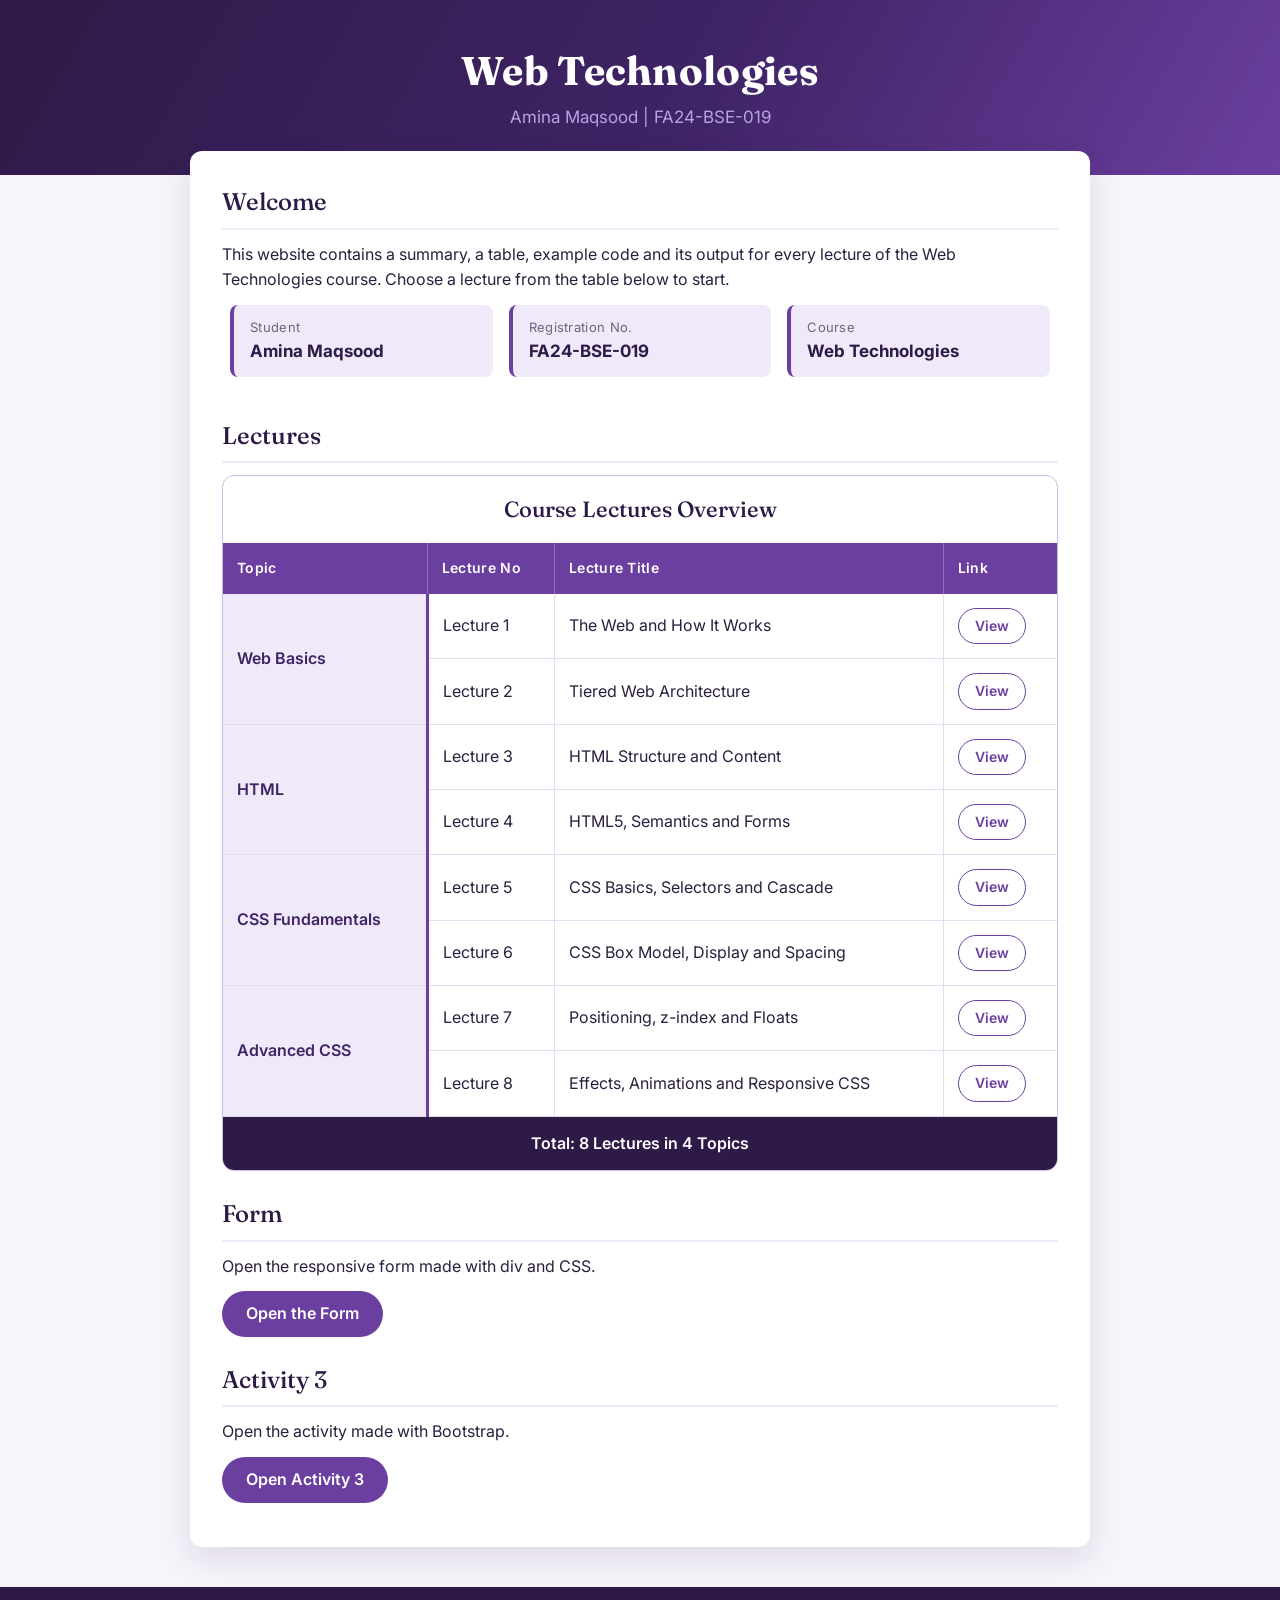
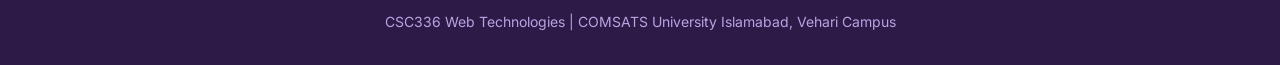
<file: index.html>
<!DOCTYPE html>
<html lang="en">

<head>
    <meta charset="UTF-8">
    <meta name="viewport" content="width=device-width, initial-scale=1.0">
    <title>Web Technologies</title>
    <link rel="stylesheet" href="style.css">
</head>

<body>

    <header>
        <h1>Web Technologies</h1>
        <p>Amina Maqsood | FA24-BSE-019</p>
    </header>

    <main>
        <h2>Welcome</h2>
        <p>This website contains a summary, a table, example code and its output for every lecture of the Web
            Technologies course. Choose a lecture from the table below to start.</p>

        <div class="info-row">
            <div class="info-box">
                <div class="info-card">
                    <span>Student</span>
                    <strong>Amina Maqsood</strong>
                </div>
            </div>
            <div class="info-box">
                <div class="info-card">
                    <span>Registration No.</span>
                    <strong>FA24-BSE-019</strong>
                </div>
            </div>
            <div class="info-box">
                <div class="info-card">
                    <span>Course</span>
                    <strong>Web Technologies</strong>
                </div>
            </div>
        </div>

        <h2>Lectures</h2>
        <div class="table-box">
            <table class="lectures-table">
                <caption>Course Lectures Overview</caption>
                <thead>
                    <tr>
                        <th>Topic</th>
                        <th>Lecture No</th>
                        <th>Lecture Title</th>
                        <th>Link</th>
                    </tr>
                </thead>
                <tbody>
                    <tr>
                        <td rowspan="2">Web Basics</td>
                        <td>Lecture 1</td>
                        <td>The Web and How It Works</td>
                        <td><a href="lectures/lecture-01.html">View</a></td>
                    </tr>
                    <tr>
                        <td>Lecture 2</td>
                        <td>Tiered Web Architecture</td>
                        <td><a href="lectures/lecture-02.html">View</a></td>
                    </tr>

                    <tr>
                        <td rowspan="2">HTML</td>
                        <td>Lecture 3</td>
                        <td>HTML Structure and Content</td>
                        <td><a href="lectures/lecture-03.html">View</a></td>
                    </tr>
                    <tr>
                        <td>Lecture 4</td>
                        <td>HTML5, Semantics and Forms</td>
                        <td><a href="lectures/lecture-04.html">View</a></td>
                    </tr>

                    <tr>
                        <td rowspan="2">CSS Fundamentals</td>
                        <td>Lecture 5</td>
                        <td>CSS Basics, Selectors and Cascade</td>
                        <td><a href="lectures/lecture-05.html">View</a></td>
                    </tr>
                    <tr>
                        <td>Lecture 6</td>
                        <td>CSS Box Model, Display and Spacing</td>
                        <td><a href="lectures/lecture-06.html">View</a></td>
                    </tr>

                    <tr>
                        <td rowspan="2">Advanced CSS</td>
                        <td>Lecture 7</td>
                        <td>Positioning, z-index and Floats</td>
                        <td><a href="lectures/lecture-07.html">View</a></td>
                    </tr>
                    <tr>
                        <td>Lecture 8</td>
                        <td>Effects, Animations and Responsive CSS</td>
                        <td><a href="lectures/lecture-08.html">View</a></td>
                    </tr>
                </tbody>
                <tfoot>
                    <tr>
                        <td colspan="4">Total: 8 Lectures in 4 Topics</td>
                    </tr>
                </tfoot>
            </table>
        </div>
        </div>

        <h2>Form</h2>
        <p>Open the responsive form made with div and CSS.</p>
        <p class="form-link"><a href="form.html">Open the Form</a></p>

        <h2>Activity 3</h2>
        <p>Open the activity made with Bootstrap.</p>
        <p class="form-link"><a href="Activity3.html">Open Activity 3</a></p>
    </main>


</body>

</html>
</main>


<footer>
    <p>CSC336 Web Technologies | COMSATS University Islamabad, Vehari Campus</p>
</footer>

</body>

</html>
</file>
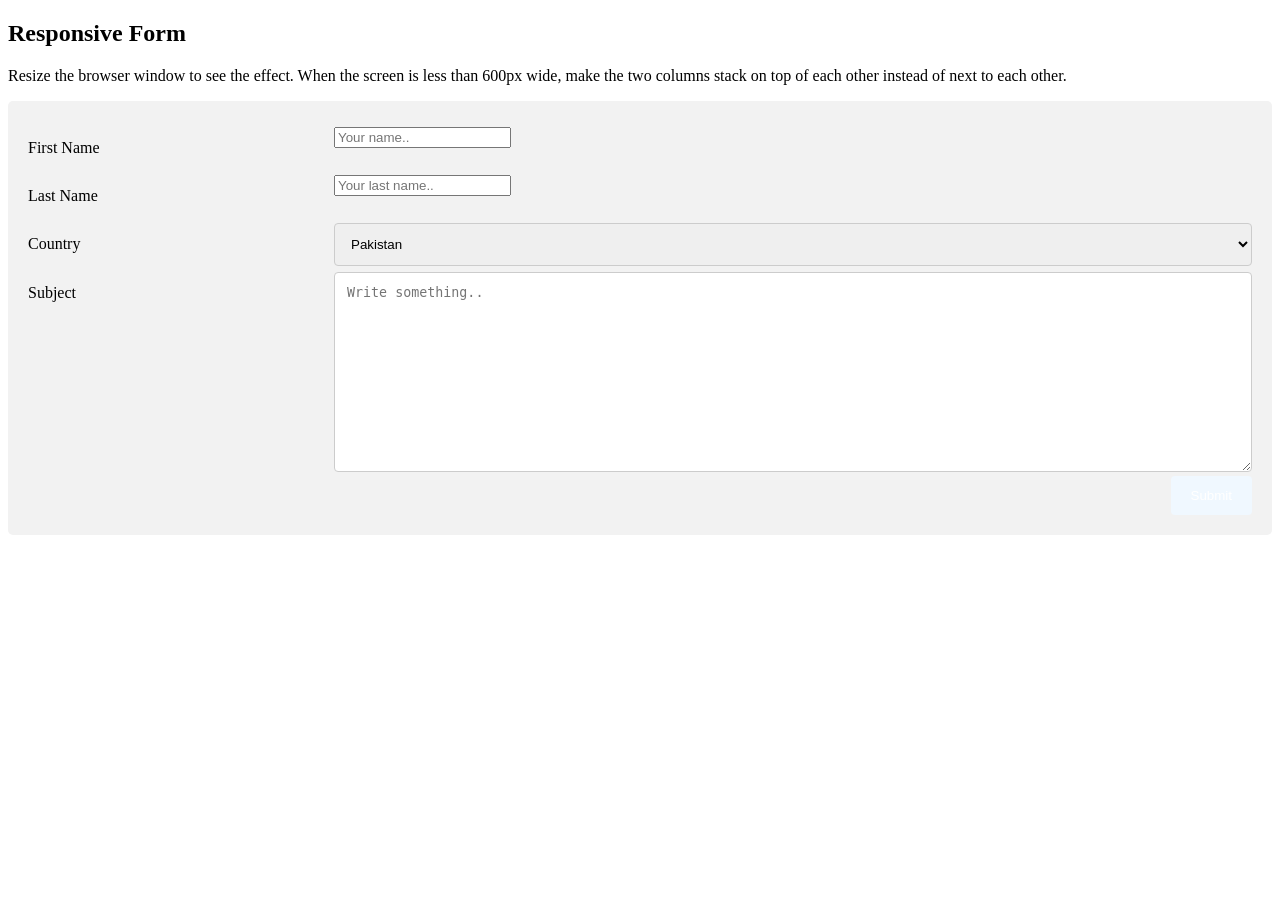
<file: form.html>
<!DOCTYPE html>
<html>

<head>
    <meta name="viewport" content="width=device-width, initial-scale=1 ">
    <style>
        * {
            box-sizing: border-box;
        }

        input [type=text],
        select,
        textarea {
            width: 100%;
            padding: 12px;
            border: 1px solid #ccc;
            border-radius: 4px;
            resize: vertical;

        }

        label {
            padding: 12px 12px 12px 0;
            display: inline-block;

        }

        input[type=submit] {
            background-color: #4CAF50;
            color: white;
            padding: 12px 20px;
            border: none;
            border-radius: 4px;
            cursor: pointer;
            float: right;

        }

        input[type=submit] {
            background-color: aliceblue;
            color: white;
            padding: 12px 20px;
            border: none;
            border-radius: 4px;
            cursor: pointer;
            float: right;
        }

        input [type=submit] :hover {
            background-color: #45a049;

        }

        .container {
            border-radius: 5px;
            background-color: #f2f2f2;
            padding: 20px;
        }

        .col-25 {
            float: left;
            width: 25%;
            margin-top: 6px;
        }

        .col-75 {
            float: left;
            width: 75%;
            margin-top: 6px;
        }

        .row:after {
            content: "";
            display: table;
            clear: both;
        }

        @media screen and (max-width: 600px) {

            .col-25,
            .col-75,
            input [type=submit] {
                width: 100%;
                margin-top: 0;

            }
        }
    </style>
</head>

<body>
    <h2>Responsive Form</h2>
    <p>Resize the browser window to see the effect. When the screen is less than 600px wide, make the two columns stack
        on top of each other instead of next to each other.</p>
    <div class="container">
        <form action="/action_page.php">
            <div class="row">
                <div class="col-25">
                    <label for="fname">First Name</label>
                </div>
                <div class="col-75">
                    <input type="text" id="fname" name="firstname" placeholder="Your name..">
                </div>
            </div>
            <div class="row">
                <div class="col-25">
                    <label for="lname">Last Name</label>
                </div>
                <div class="col-75">
                    <input type="text" id="lname" name="lastname" placeholder="Your last name..">
                </div>
            </div>
            <div class="row">
                <div class="col-25">
                    <label for="country">Country</label>
                </div>
                <div class="col-75">
                    <select id="country" name="country">
                        <option value="pakistan">Pakistan</option>
                        <option value="canada">Canada</option>
                        <option value="usa">USA</option>
                    </select>
                </div>
            </div>
            <div class="row">
                <div class="col-25">
                    <label for="subject">Subject</label>
                </div>
                <div class="col-75">
                    <textarea id="subject" name="subject" placeholder="Write something.."
                        style="height:200px"></textarea>
                </div>
            </div>
            <div class="row">
                <input type="submit" value="Submit">
            </div>

        </form>
    </div>
</body>

</html>
</file>
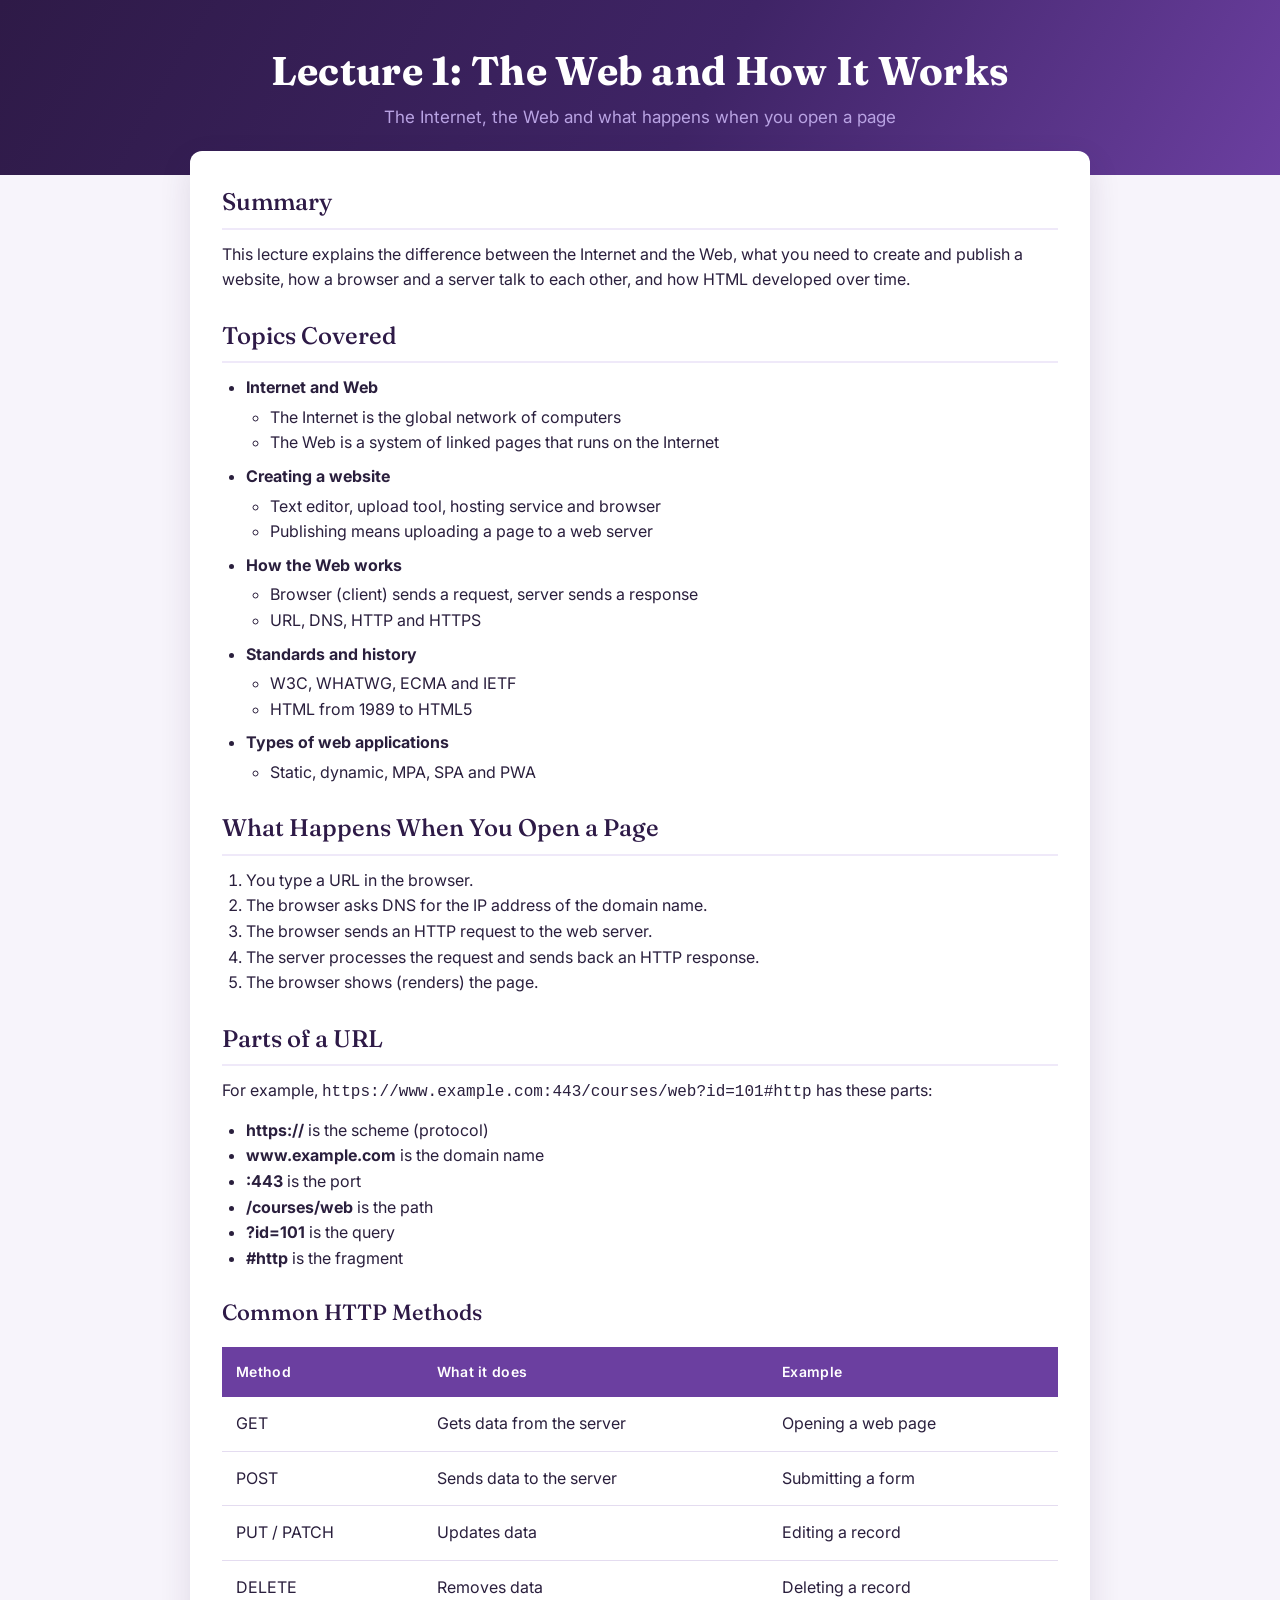
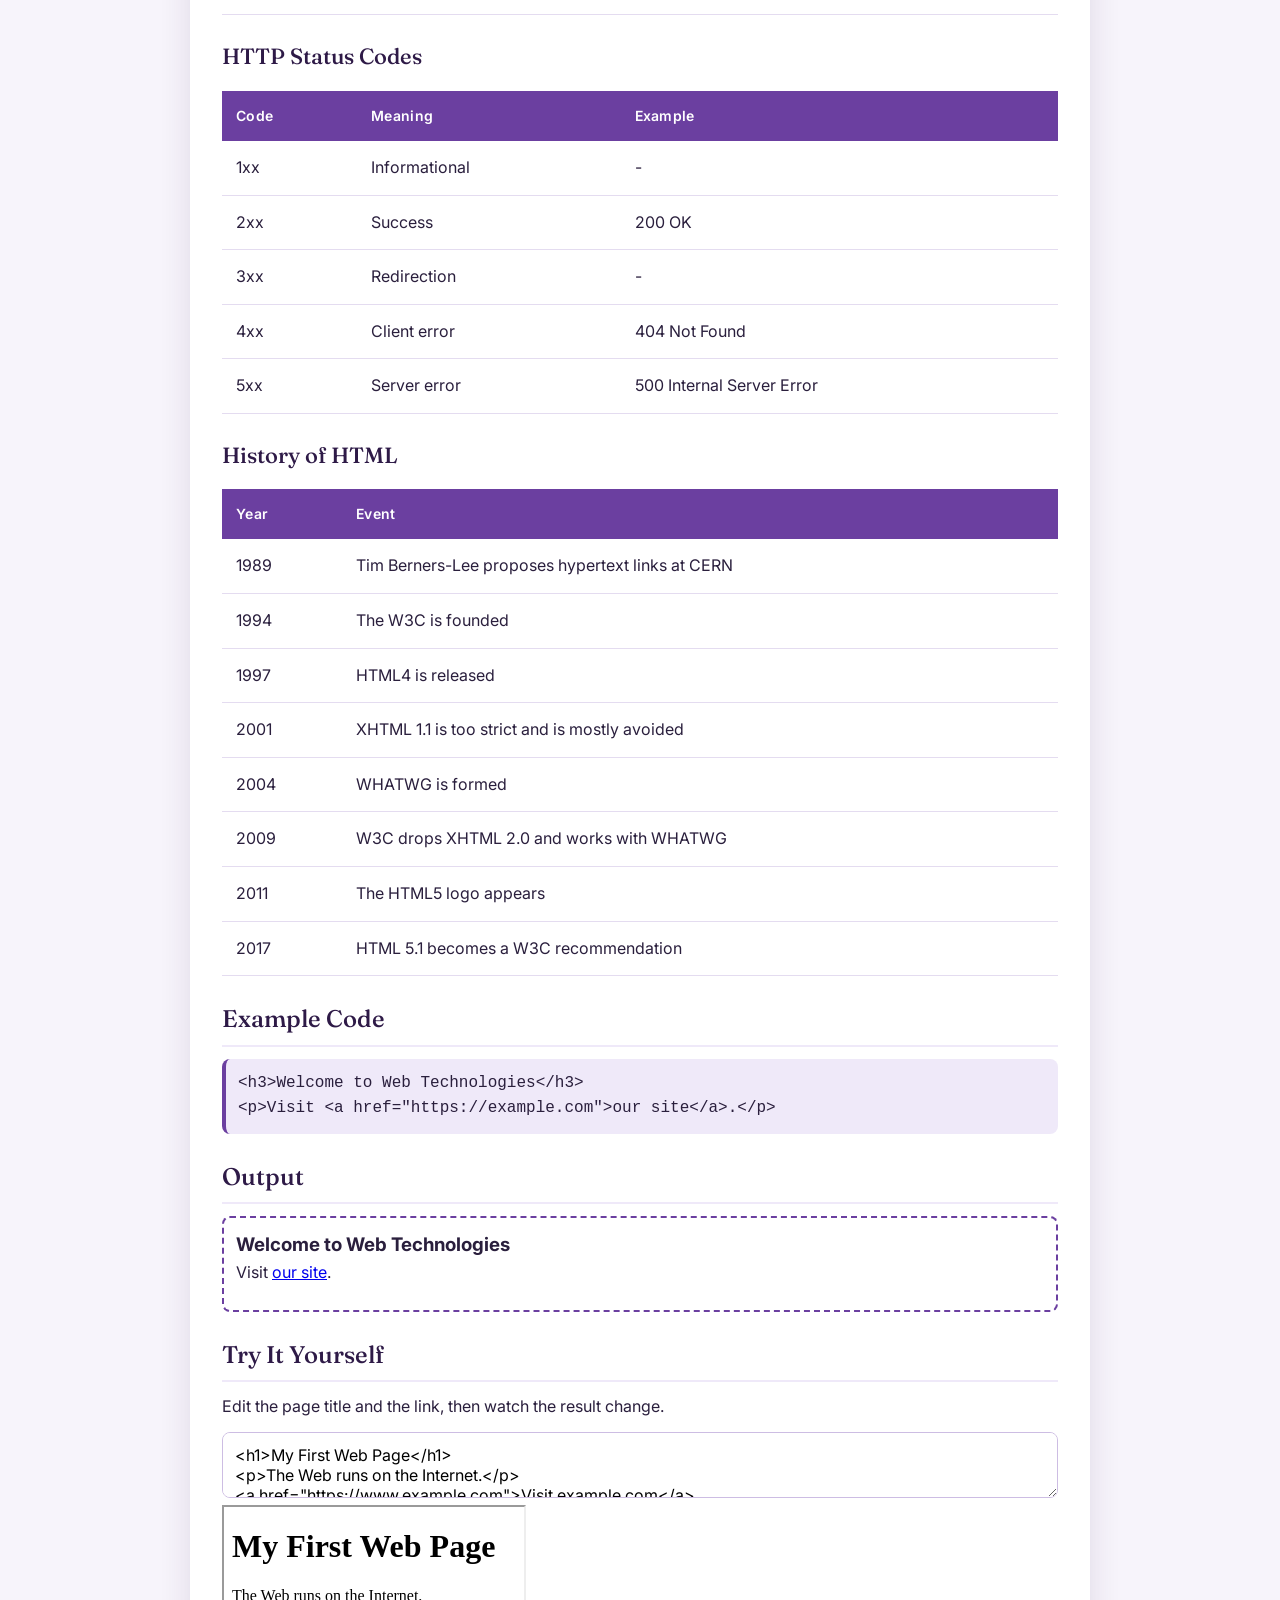
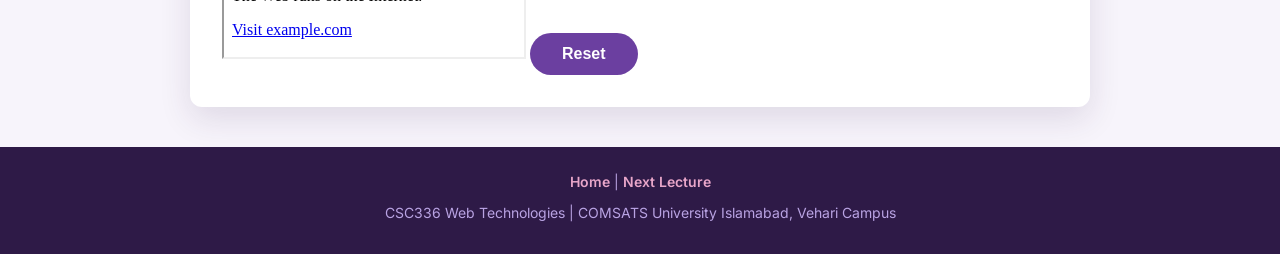
<file: lectures/lecture-01.html>
<!DOCTYPE html>
<html lang="en">

<head>
    <meta charset="UTF-8">
    <meta name="viewport" content="width=device-width, initial-scale=1.0">
    <title>Lecture 1 | Web Technologies</title>
    <link rel="stylesheet" href="../style.css">
</head>

<body>

    <header>
        <h1>Lecture 1: The Web and How It Works</h1>
        <p>The Internet, the Web and what happens when you open a page</p>
    </header>

    <main>
        <h2>Summary</h2>
        <p>This lecture explains the difference between the Internet and the Web, what you need to create and publish a
            website, how a browser and a server talk to each other, and how HTML developed over time.</p>

        <h2>Topics Covered</h2>
        <ul>
            <li><strong>Internet and Web</strong>
                <ul>
                    <li>The Internet is the global network of computers</li>
                    <li>The Web is a system of linked pages that runs on the Internet</li>
                </ul>
            </li>
            <li><strong>Creating a website</strong>
                <ul>
                    <li>Text editor, upload tool, hosting service and browser</li>
                    <li>Publishing means uploading a page to a web server</li>
                </ul>
            </li>
            <li><strong>How the Web works</strong>
                <ul>
                    <li>Browser (client) sends a request, server sends a response</li>
                    <li>URL, DNS, HTTP and HTTPS</li>
                </ul>
            </li>
            <li><strong>Standards and history</strong>
                <ul>
                    <li>W3C, WHATWG, ECMA and IETF</li>
                    <li>HTML from 1989 to HTML5</li>
                </ul>
            </li>
            <li><strong>Types of web applications</strong>
                <ul>
                    <li>Static, dynamic, MPA, SPA and PWA</li>
                </ul>
            </li>
        </ul>

        <h2>What Happens When You Open a Page</h2>
        <ol>
            <li>You type a URL in the browser.</li>
            <li>The browser asks DNS for the IP address of the domain name.</li>
            <li>The browser sends an HTTP request to the web server.</li>
            <li>The server processes the request and sends back an HTTP response.</li>
            <li>The browser shows (renders) the page.</li>
        </ol>
        <h2>Parts of a URL</h2>
        <p>For example, <code>https://www.example.com:443/courses/web?id=101#http</code> has these parts:</p>
        <ul>
            <li><strong>https://</strong> is the scheme (protocol)</li>
            <li><strong>www.example.com</strong> is the domain name</li>
            <li><strong>:443</strong> is the port</li>
            <li><strong>/courses/web</strong> is the path</li>
            <li><strong>?id=101</strong> is the query</li>
            <li><strong>#http</strong> is the fragment</li>
        </ul>
        <table>
            <caption>Common HTTP Methods</caption>
            <thead>
                <tr>
                    <th>Method</th>
                    <th>What it does</th>
                    <th>Example</th>
                </tr>
            </thead>
            <tbody>
                <tr>
                    <td>GET</td>
                    <td>Gets data from the server</td>
                    <td>Opening a web page</td>
                </tr>
                <tr>
                    <td>POST</td>
                    <td>Sends data to the server</td>
                    <td>Submitting a form</td>
                </tr>
                <tr>
                    <td>PUT / PATCH</td>
                    <td>Updates data</td>
                    <td>Editing a record</td>
                </tr>
                <tr>
                    <td>DELETE</td>
                    <td>Removes data</td>
                    <td>Deleting a record</td>
                </tr>
            </tbody>
        </table>
        <table>
            <caption>HTTP Status Codes</caption>
            <thead>
                <tr>
                    <th>Code</th>
                    <th>Meaning</th>
                    <th>Example</th>
                </tr>
            </thead>
            <tbody>
                <tr>
                    <td>1xx</td>
                    <td>Informational</td>
                    <td>-</td>
                </tr>
                <tr>
                    <td>2xx</td>
                    <td>Success</td>
                    <td>200 OK</td>
                </tr>
                <tr>
                    <td>3xx</td>
                    <td>Redirection</td>
                    <td>-</td>
                </tr>
                <tr>
                    <td>4xx</td>
                    <td>Client error</td>
                    <td>404 Not Found</td>
                </tr>
                <tr>
                    <td>5xx</td>
                    <td>Server error</td>
                    <td>500 Internal Server Error</td>
                </tr>
            </tbody>
        </table>
        <table>
            <caption>History of HTML</caption>
            <thead>
                <tr>
                    <th>Year</th>
                    <th>Event</th>
                </tr>
            </thead>
            <tbody>
                <tr>
                    <td>1989</td>
                    <td>Tim Berners-Lee proposes hypertext links at CERN</td>
                </tr>
                <tr>
                    <td>1994</td>
                    <td>The W3C is founded</td>
                </tr>
                <tr>
                    <td>1997</td>
                    <td>HTML4 is released</td>
                </tr>
                <tr>
                    <td>2001</td>
                    <td>XHTML 1.1 is too strict and is mostly avoided</td>
                </tr>
                <tr>
                    <td>2004</td>
                    <td>WHATWG is formed</td>
                </tr>
                <tr>
                    <td>2009</td>
                    <td>W3C drops XHTML 2.0 and works with WHATWG</td>
                </tr>
                <tr>
                    <td>2011</td>
                    <td>The HTML5 logo appears</td>
                </tr>
                <tr>
                    <td>2017</td>
                    <td>HTML 5.1 becomes a W3C recommendation</td>
                </tr>
            </tbody>
        </table>

        <h2>Example Code</h2>
        <pre><code>&lt;h3&gt;Welcome to Web Technologies&lt;/h3&gt;
&lt;p&gt;Visit &lt;a href=&quot;https://example.com&quot;&gt;our site&lt;/a&gt;.&lt;/p&gt;</code></pre>

        <h2>Output</h2>
        <div class="output">
            <h3>Welcome to Web Technologies</h3>
            <p>Visit <a href="https://example.com">our site</a>.</p>
        </div>
        <h2>Try It Yourself</h2>
        <p>Edit the page title and the link, then watch the result change.</p>
        <div class="try">
            <textarea spellcheck="false"><h1>My First Web Page</h1>
<p>The Web runs on the Internet.</p>
<a href="https://www.example.com">Visit example.com</a></textarea>
            <iframe title="Result"></iframe>
            <button type="button" data-reset>Reset</button>
        </div>
    </main>

    <footer>
        <p><a href="../index.html">Home</a> | <a href="lecture-02.html">Next Lecture</a></p>
        <p>CSC336 Web Technologies | COMSATS University Islamabad, Vehari Campus</p>
    </footer>

    <script src="../editor.js"></script>
</body>

</html>
</file>
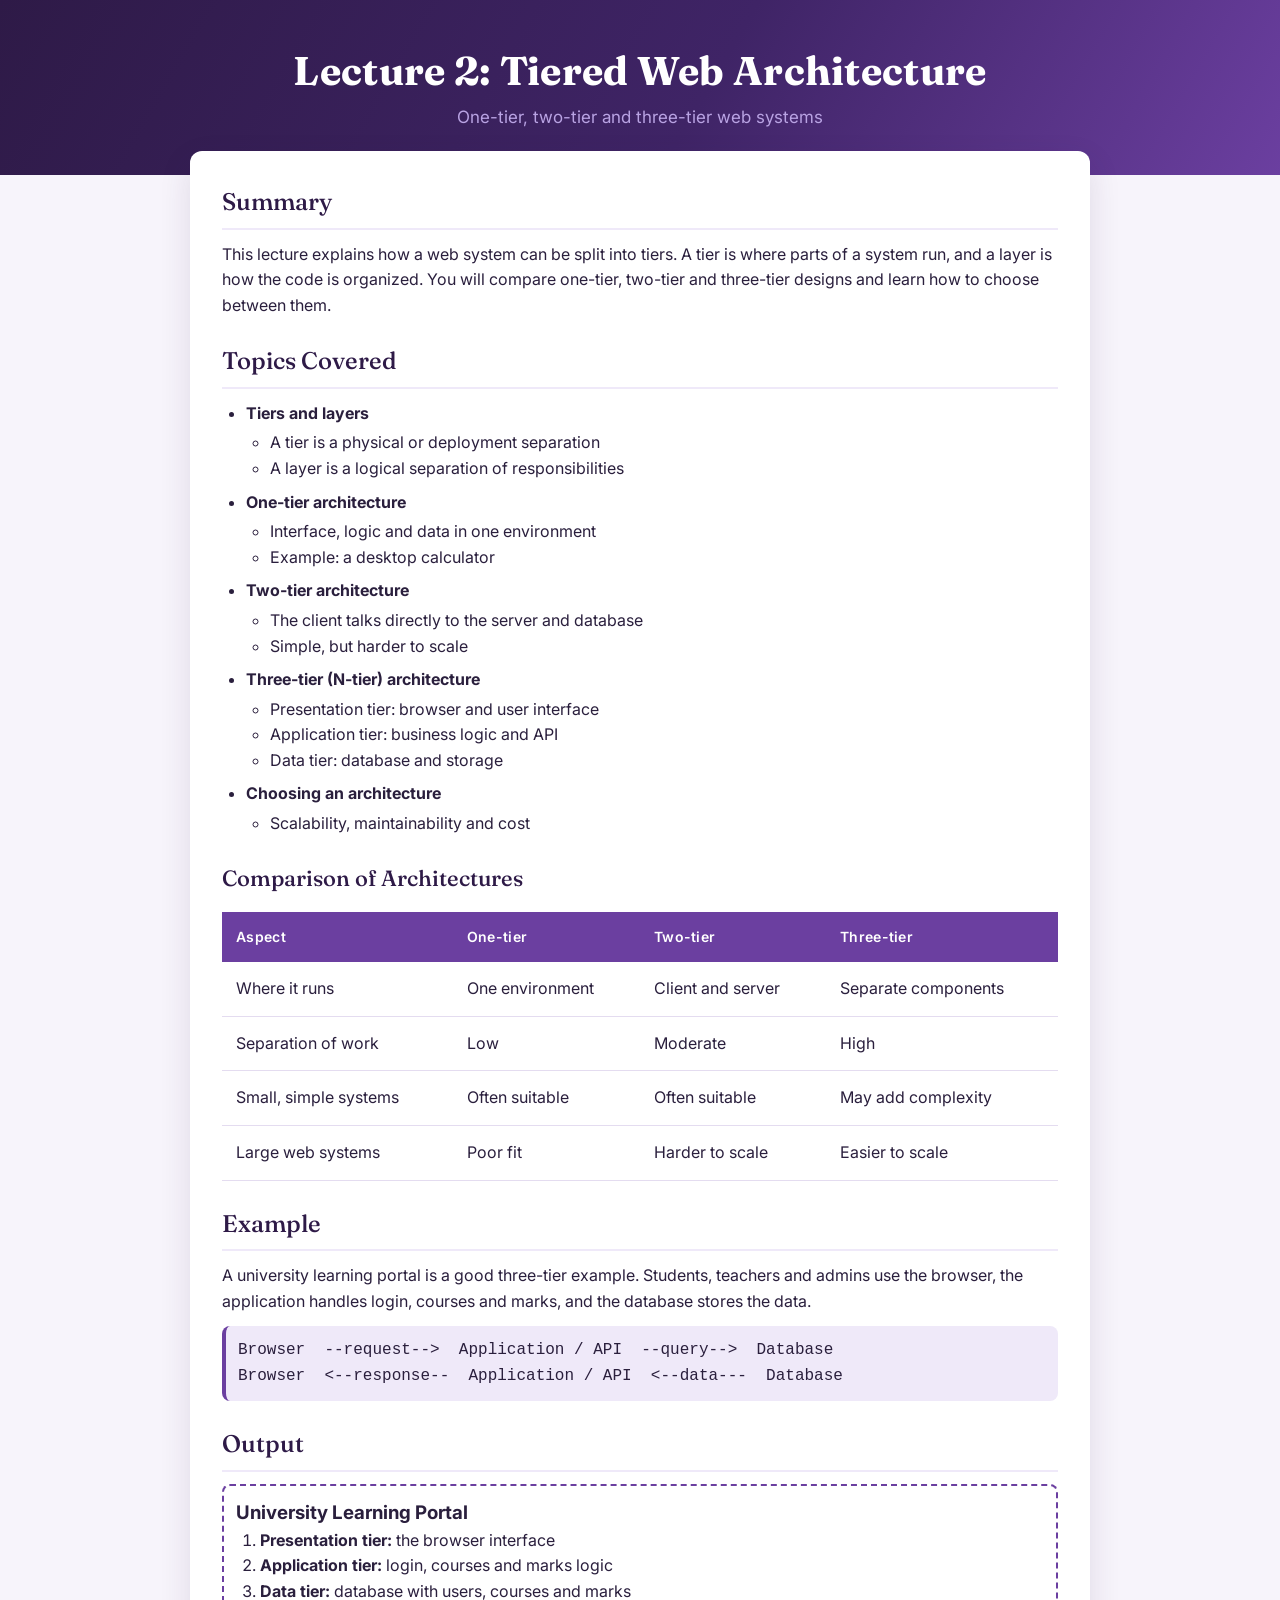
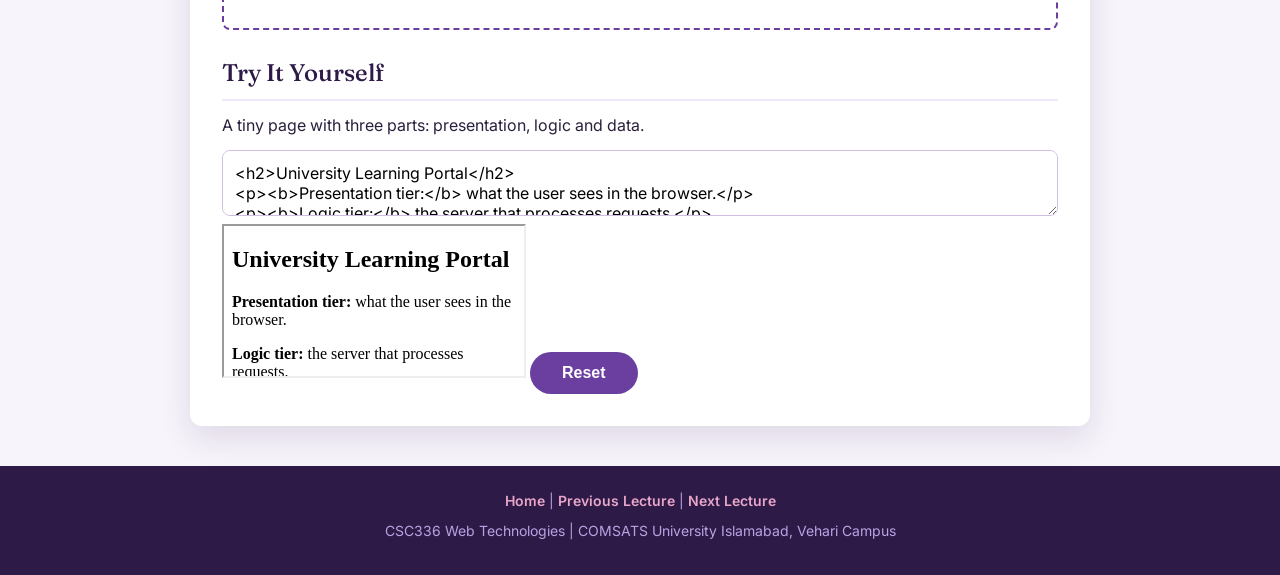
<file: lectures/lecture-02.html>
<!DOCTYPE html>
<html lang="en">

<head>
    <meta charset="UTF-8">
    <meta name="viewport" content="width=device-width, initial-scale=1.0">
    <title>Lecture 2 | Web Technologies</title>
    <link rel="stylesheet" href="../style.css">
</head>

<body>

    <header>
        <h1>Lecture 2: Tiered Web Architecture</h1>
        <p>One-tier, two-tier and three-tier web systems</p>
    </header>

    <main>
        <h2>Summary</h2>
        <p>This lecture explains how a web system can be split into tiers. A tier is where parts of a system run, and a
            layer is how the code is organized. You will compare one-tier, two-tier and three-tier designs and learn how
            to choose between them.</p>

        <h2>Topics Covered</h2>
        <ul>
            <li><strong>Tiers and layers</strong>
                <ul>
                    <li>A tier is a physical or deployment separation</li>
                    <li>A layer is a logical separation of responsibilities</li>
                </ul>
            </li>
            <li><strong>One-tier architecture</strong>
                <ul>
                    <li>Interface, logic and data in one environment</li>
                    <li>Example: a desktop calculator</li>
                </ul>
            </li>
            <li><strong>Two-tier architecture</strong>
                <ul>
                    <li>The client talks directly to the server and database</li>
                    <li>Simple, but harder to scale</li>
                </ul>
            </li>
            <li><strong>Three-tier (N-tier) architecture</strong>
                <ul>
                    <li>Presentation tier: browser and user interface</li>
                    <li>Application tier: business logic and API</li>
                    <li>Data tier: database and storage</li>
                </ul>
            </li>
            <li><strong>Choosing an architecture</strong>
                <ul>
                    <li>Scalability, maintainability and cost</li>
                </ul>
            </li>
        </ul>

        <table>
            <caption>Comparison of Architectures</caption>
            <thead>
                <tr>
                    <th>Aspect</th>
                    <th>One-tier</th>
                    <th>Two-tier</th>
                    <th>Three-tier</th>
                </tr>
            </thead>
            <tbody>
                <tr>
                    <td>Where it runs</td>
                    <td>One environment</td>
                    <td>Client and server</td>
                    <td>Separate components</td>
                </tr>
                <tr>
                    <td>Separation of work</td>
                    <td>Low</td>
                    <td>Moderate</td>
                    <td>High</td>
                </tr>
                <tr>
                    <td>Small, simple systems</td>
                    <td>Often suitable</td>
                    <td>Often suitable</td>
                    <td>May add complexity</td>
                </tr>
                <tr>
                    <td>Large web systems</td>
                    <td>Poor fit</td>
                    <td>Harder to scale</td>
                    <td>Easier to scale</td>
                </tr>
            </tbody>
        </table>

        <h2>Example</h2>
        <p>A university learning portal is a good three-tier example. Students, teachers and admins use the browser, the
            application handles login, courses and marks, and the database stores the data.</p>
        <pre><code>Browser  --request--&gt;  Application / API  --query--&gt;  Database
Browser  &lt;--response--  Application / API  &lt;--data---  Database</code></pre>

        <h2>Output</h2>
        <div class="output">
            <h3>University Learning Portal</h3>
            <ol>
                <li><strong>Presentation tier:</strong> the browser interface</li>
                <li><strong>Application tier:</strong> login, courses and marks logic</li>
                <li><strong>Data tier:</strong> database with users, courses and marks</li>
            </ol>
        </div>
        <h2>Try It Yourself</h2>
        <p>A tiny page with three parts: presentation, logic and data.</p>
        <div class="try">
            <textarea spellcheck="false"><h2>University Learning Portal</h2>
<p><b>Presentation tier:</b> what the user sees in the browser.</p>
<p><b>Logic tier:</b> the server that processes requests.</p>
<p><b>Data tier:</b> the database that stores information.</p></textarea>
            <iframe title="Result"></iframe>
            <button type="button" data-reset>Reset</button>
        </div>
    </main>

    <footer>
        <p><a href="../index.html">Home</a> | <a href="lecture-01.html">Previous Lecture</a> | <a
                href="lecture-03.html">Next Lecture</a></p>
        <p>CSC336 Web Technologies | COMSATS University Islamabad, Vehari Campus</p>
    </footer>

    <script src="../editor.js"></script>
</body>

</html>
</file>
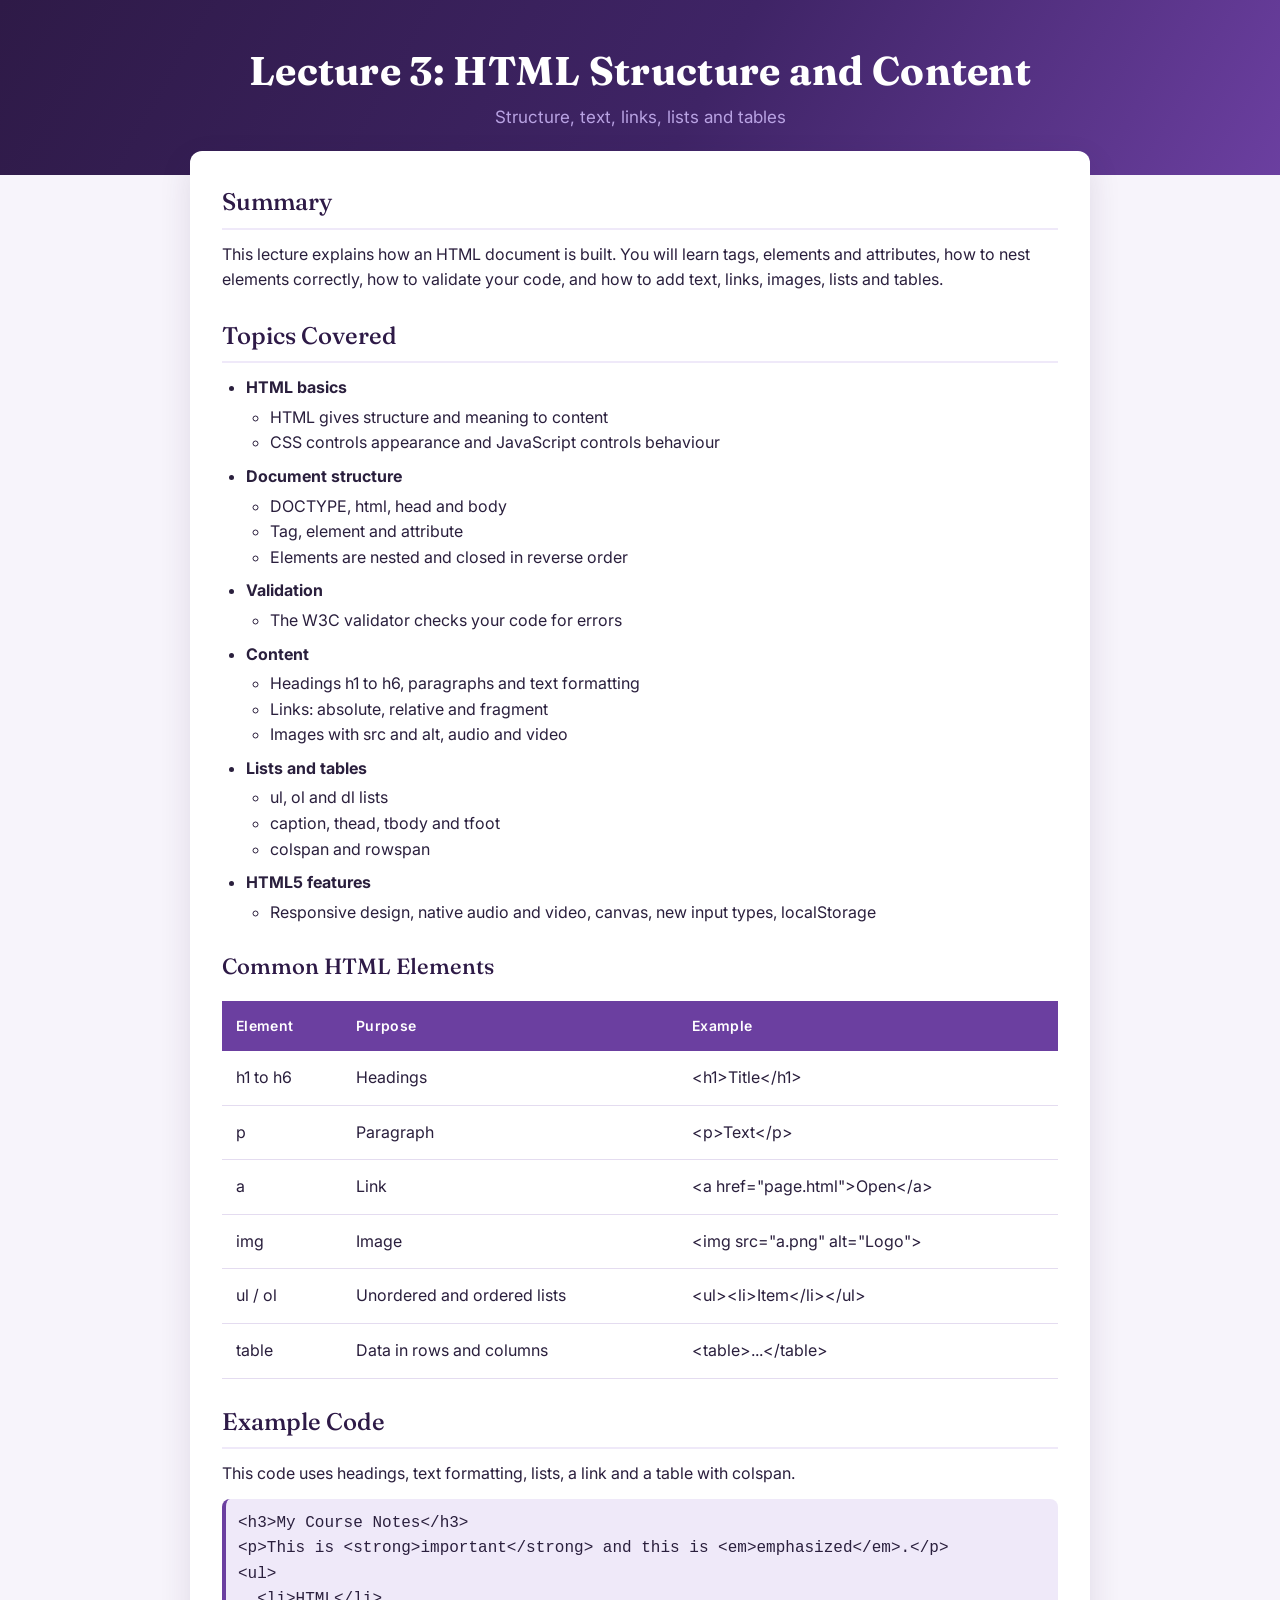
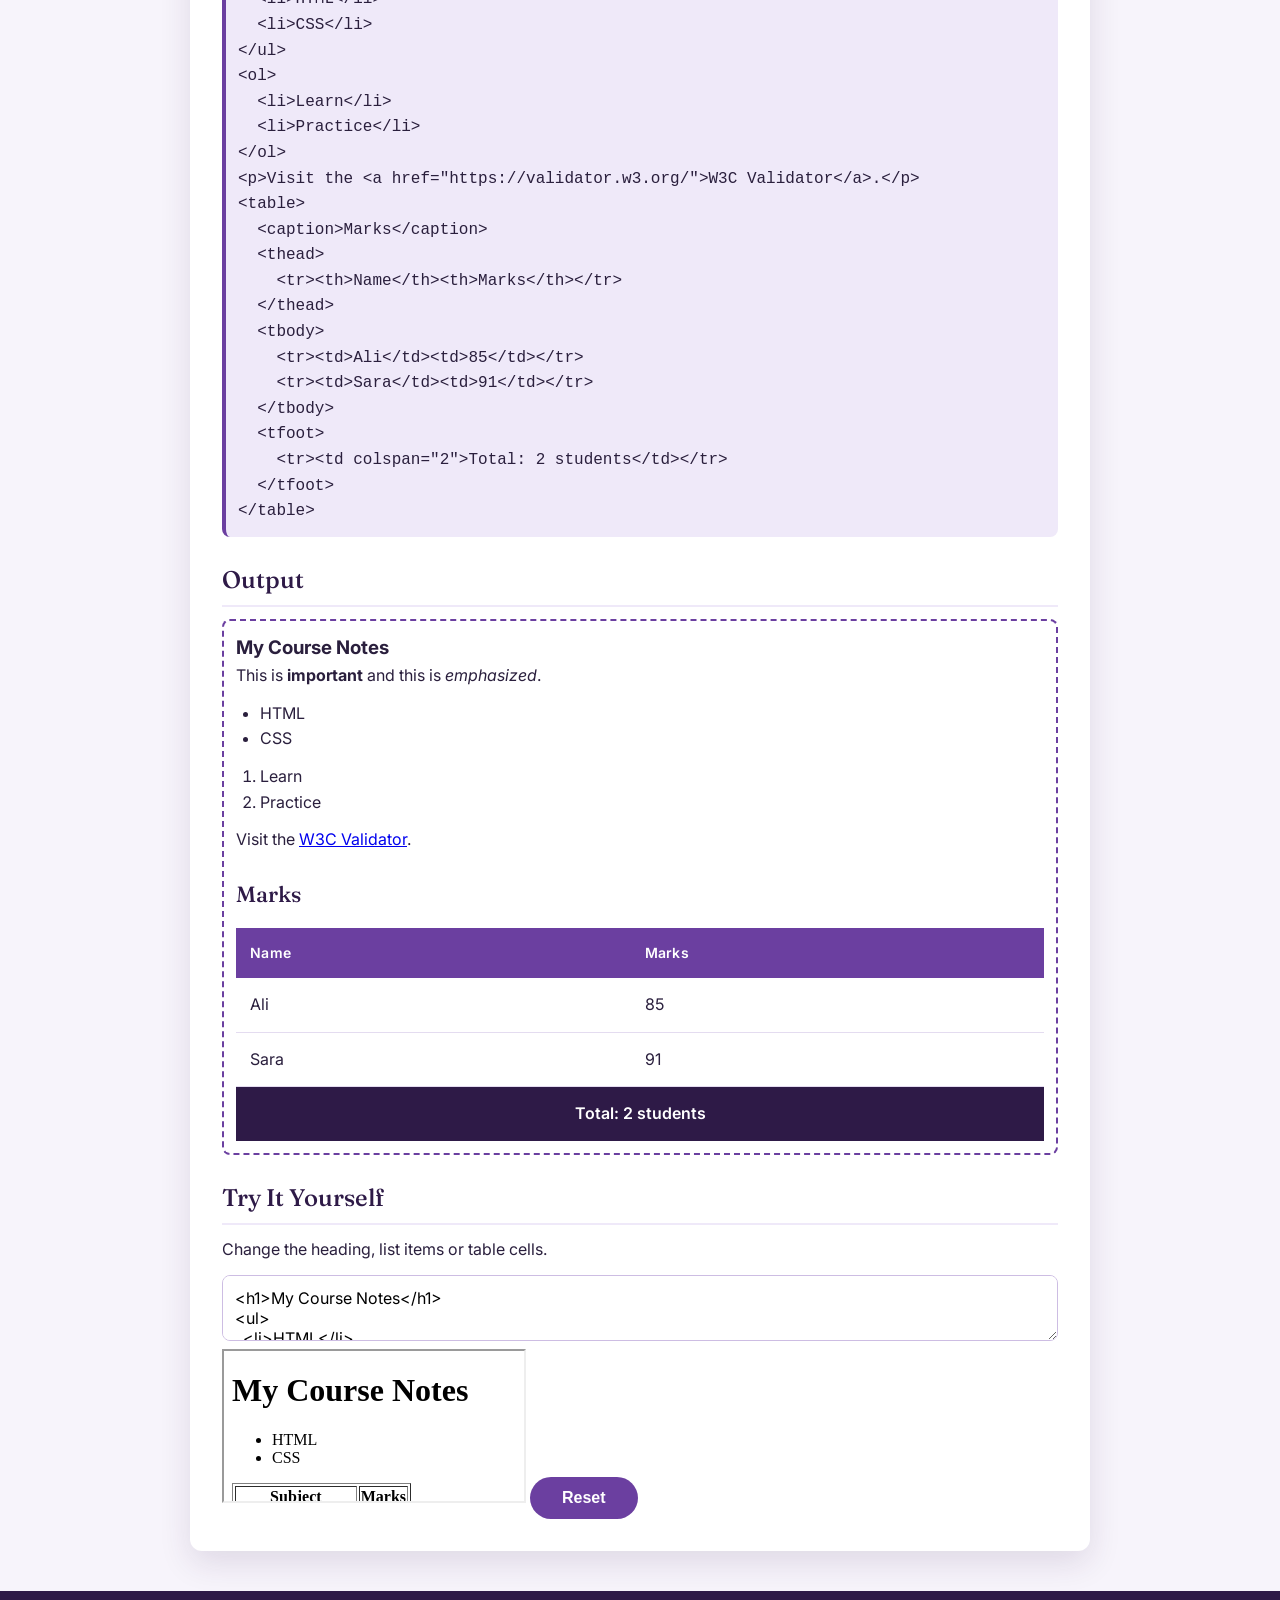
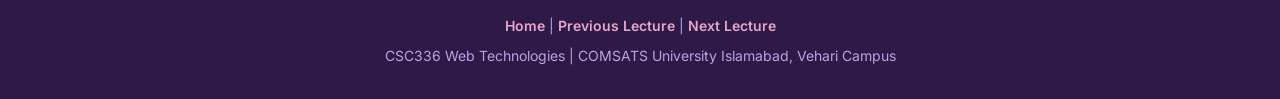
<file: lectures/lecture-03.html>
<!DOCTYPE html>
<html lang="en">

<head>
    <meta charset="UTF-8">
    <meta name="viewport" content="width=device-width, initial-scale=1.0">
    <title>Lecture 3 | Web Technologies</title>
    <link rel="stylesheet" href="../style.css">
</head>

<body>

    <header>
        <h1>Lecture 3: HTML Structure and Content</h1>
        <p>Structure, text, links, lists and tables</p>
    </header>

    <main>
        <h2>Summary</h2>
        <p>This lecture explains how an HTML document is built. You will learn tags, elements and attributes, how to
            nest elements correctly, how to validate your code, and how to add text, links, images, lists and tables.
        </p>

        <h2>Topics Covered</h2>
        <ul>
            <li><strong>HTML basics</strong>
                <ul>
                    <li>HTML gives structure and meaning to content</li>
                    <li>CSS controls appearance and JavaScript controls behaviour</li>
                </ul>
            </li>
            <li><strong>Document structure</strong>
                <ul>
                    <li>DOCTYPE, html, head and body</li>
                    <li>Tag, element and attribute</li>
                    <li>Elements are nested and closed in reverse order</li>
                </ul>
            </li>
            <li><strong>Validation</strong>
                <ul>
                    <li>The W3C validator checks your code for errors</li>
                </ul>
            </li>
            <li><strong>Content</strong>
                <ul>
                    <li>Headings h1 to h6, paragraphs and text formatting</li>
                    <li>Links: absolute, relative and fragment</li>
                    <li>Images with src and alt, audio and video</li>
                </ul>
            </li>
            <li><strong>Lists and tables</strong>
                <ul>
                    <li>ul, ol and dl lists</li>
                    <li>caption, thead, tbody and tfoot</li>
                    <li>colspan and rowspan</li>
                </ul>
            </li>
            <li><strong>HTML5 features</strong>
                <ul>
                    <li>Responsive design, native audio and video, canvas, new input types, localStorage</li>
                </ul>
            </li>
        </ul>

        <table>
            <caption>Common HTML Elements</caption>
            <thead>
                <tr>
                    <th>Element</th>
                    <th>Purpose</th>
                    <th>Example</th>
                </tr>
            </thead>
            <tbody>
                <tr>
                    <td>h1 to h6</td>
                    <td>Headings</td>
                    <td>&lt;h1&gt;Title&lt;/h1&gt;</td>
                </tr>
                <tr>
                    <td>p</td>
                    <td>Paragraph</td>
                    <td>&lt;p&gt;Text&lt;/p&gt;</td>
                </tr>
                <tr>
                    <td>a</td>
                    <td>Link</td>
                    <td>&lt;a href="page.html"&gt;Open&lt;/a&gt;</td>
                </tr>
                <tr>
                    <td>img</td>
                    <td>Image</td>
                    <td>&lt;img src="a.png" alt="Logo"&gt;</td>
                </tr>
                <tr>
                    <td>ul / ol</td>
                    <td>Unordered and ordered lists</td>
                    <td>&lt;ul&gt;&lt;li&gt;Item&lt;/li&gt;&lt;/ul&gt;</td>
                </tr>
                <tr>
                    <td>table</td>
                    <td>Data in rows and columns</td>
                    <td>&lt;table&gt;...&lt;/table&gt;</td>
                </tr>
            </tbody>
        </table>

        <h2>Example Code</h2>
        <p>This code uses headings, text formatting, lists, a link and a table with colspan.</p>
        <pre><code>&lt;h3&gt;My Course Notes&lt;/h3&gt;
&lt;p&gt;This is &lt;strong&gt;important&lt;/strong&gt; and this is &lt;em&gt;emphasized&lt;/em&gt;.&lt;/p&gt;
&lt;ul&gt;
  &lt;li&gt;HTML&lt;/li&gt;
  &lt;li&gt;CSS&lt;/li&gt;
&lt;/ul&gt;
&lt;ol&gt;
  &lt;li&gt;Learn&lt;/li&gt;
  &lt;li&gt;Practice&lt;/li&gt;
&lt;/ol&gt;
&lt;p&gt;Visit the &lt;a href=&quot;https://validator.w3.org/&quot;&gt;W3C Validator&lt;/a&gt;.&lt;/p&gt;
&lt;table&gt;
  &lt;caption&gt;Marks&lt;/caption&gt;
  &lt;thead&gt;
    &lt;tr&gt;&lt;th&gt;Name&lt;/th&gt;&lt;th&gt;Marks&lt;/th&gt;&lt;/tr&gt;
  &lt;/thead&gt;
  &lt;tbody&gt;
    &lt;tr&gt;&lt;td&gt;Ali&lt;/td&gt;&lt;td&gt;85&lt;/td&gt;&lt;/tr&gt;
    &lt;tr&gt;&lt;td&gt;Sara&lt;/td&gt;&lt;td&gt;91&lt;/td&gt;&lt;/tr&gt;
  &lt;/tbody&gt;
  &lt;tfoot&gt;
    &lt;tr&gt;&lt;td colspan=&quot;2&quot;&gt;Total: 2 students&lt;/td&gt;&lt;/tr&gt;
  &lt;/tfoot&gt;
&lt;/table&gt;</code></pre>

        <h2>Output</h2>
        <div class="output">
            <h3>My Course Notes</h3>
            <p>This is <strong>important</strong> and this is <em>emphasized</em>.</p>
            <ul>
                <li>HTML</li>
                <li>CSS</li>
            </ul>
            <ol>
                <li>Learn</li>
                <li>Practice</li>
            </ol>
            <p>Visit the <a href="https://validator.w3.org/">W3C Validator</a>.</p>
            <table>
                <caption>Marks</caption>
                <thead>
                    <tr>
                        <th>Name</th>
                        <th>Marks</th>
                    </tr>
                </thead>
                <tbody>
                    <tr>
                        <td>Ali</td>
                        <td>85</td>
                    </tr>
                    <tr>
                        <td>Sara</td>
                        <td>91</td>
                    </tr>
                </tbody>
                <tfoot>
                    <tr>
                        <td colspan="2">Total: 2 students</td>
                    </tr>
                </tfoot>
            </table>
        </div>
        <h2>Try It Yourself</h2>
        <p>Change the heading, list items or table cells.</p>
        <div class="try">
            <textarea spellcheck="false"><h1>My Course Notes</h1>
<ul>
  <li>HTML</li>
  <li>CSS</li>
</ul>
<table border="1">
  <tr><th>Subject</th><th>Marks</th></tr>
  <tr><td>Web Technologies</td><td>90</td></tr>
</table></textarea>
            <iframe title="Result"></iframe>
            <button type="button" data-reset>Reset</button>
        </div>
    </main>

    <footer>
        <p><a href="../index.html">Home</a> | <a href="lecture-02.html">Previous Lecture</a> | <a
                href="lecture-04.html">Next Lecture</a></p>
        <p>CSC336 Web Technologies | COMSATS University Islamabad, Vehari Campus</p>
    </footer>

    <script src="../editor.js"></script>
</body>

</html>
</file>
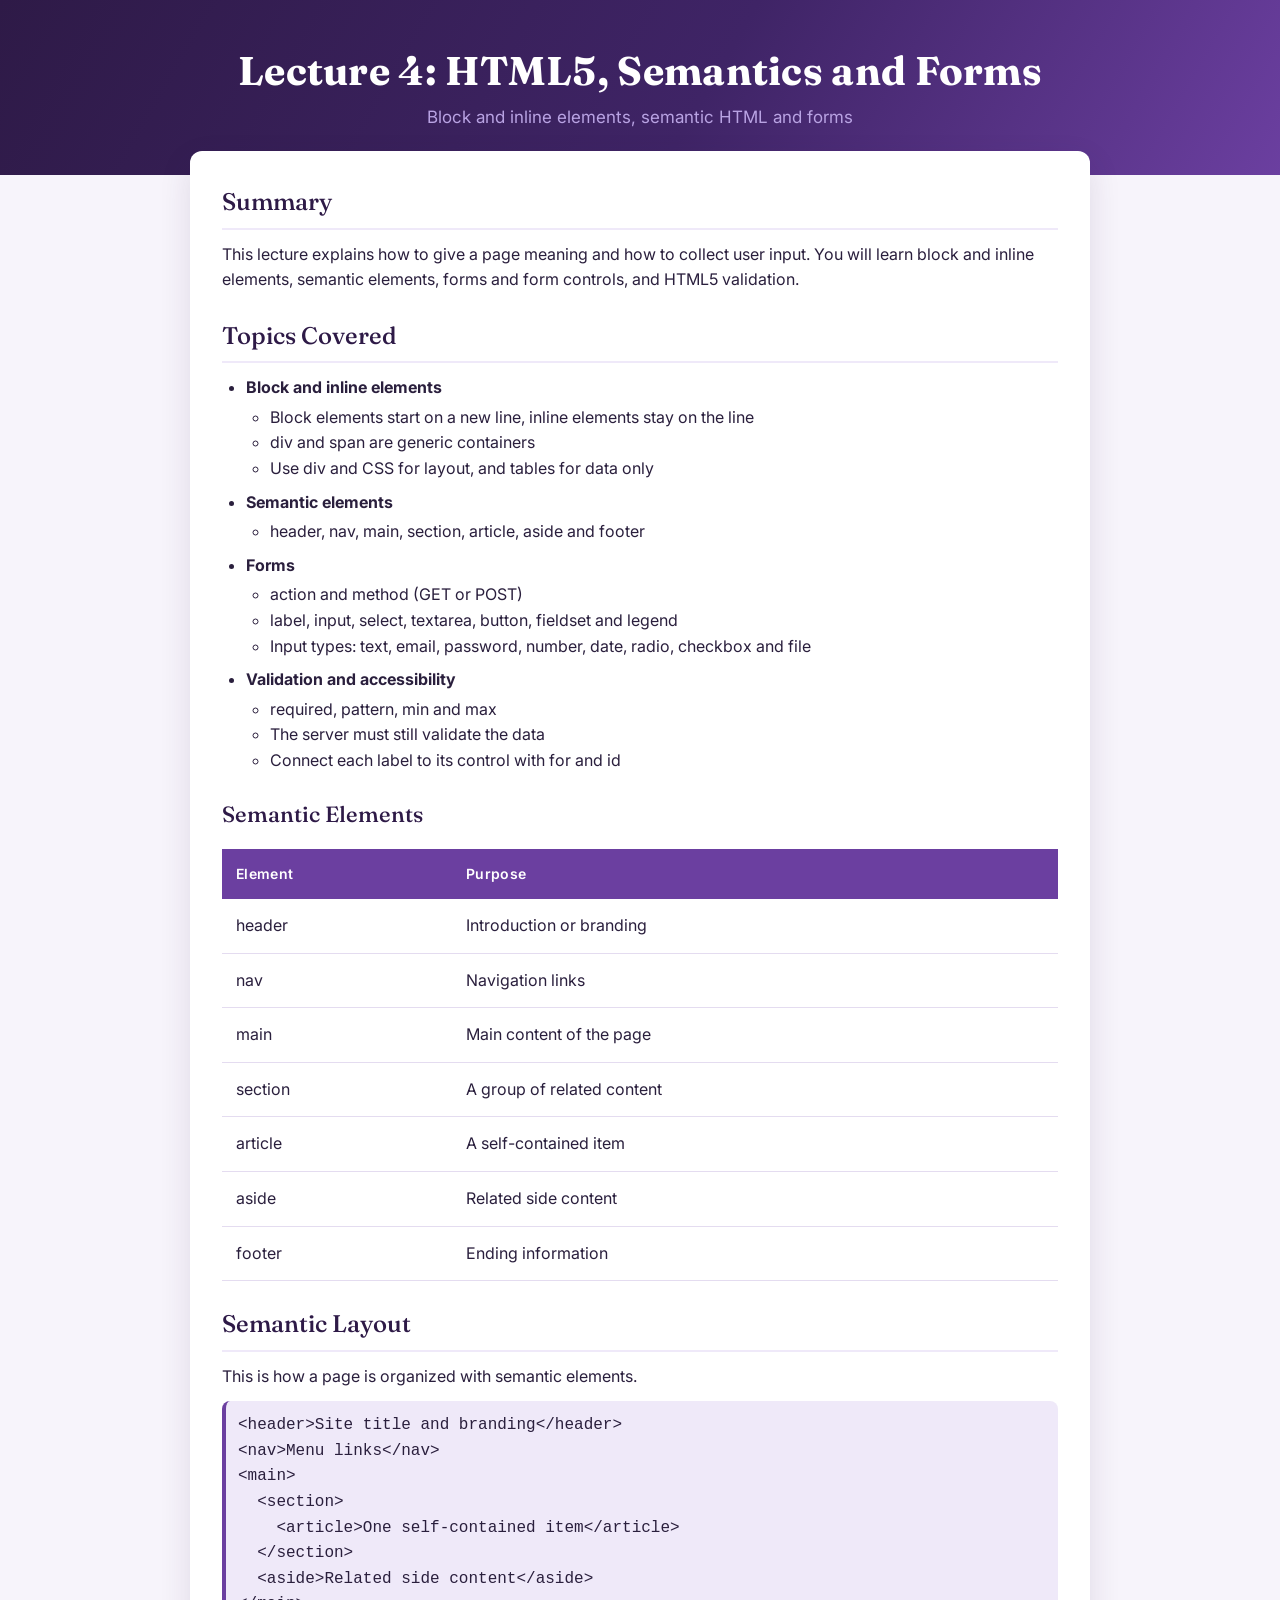
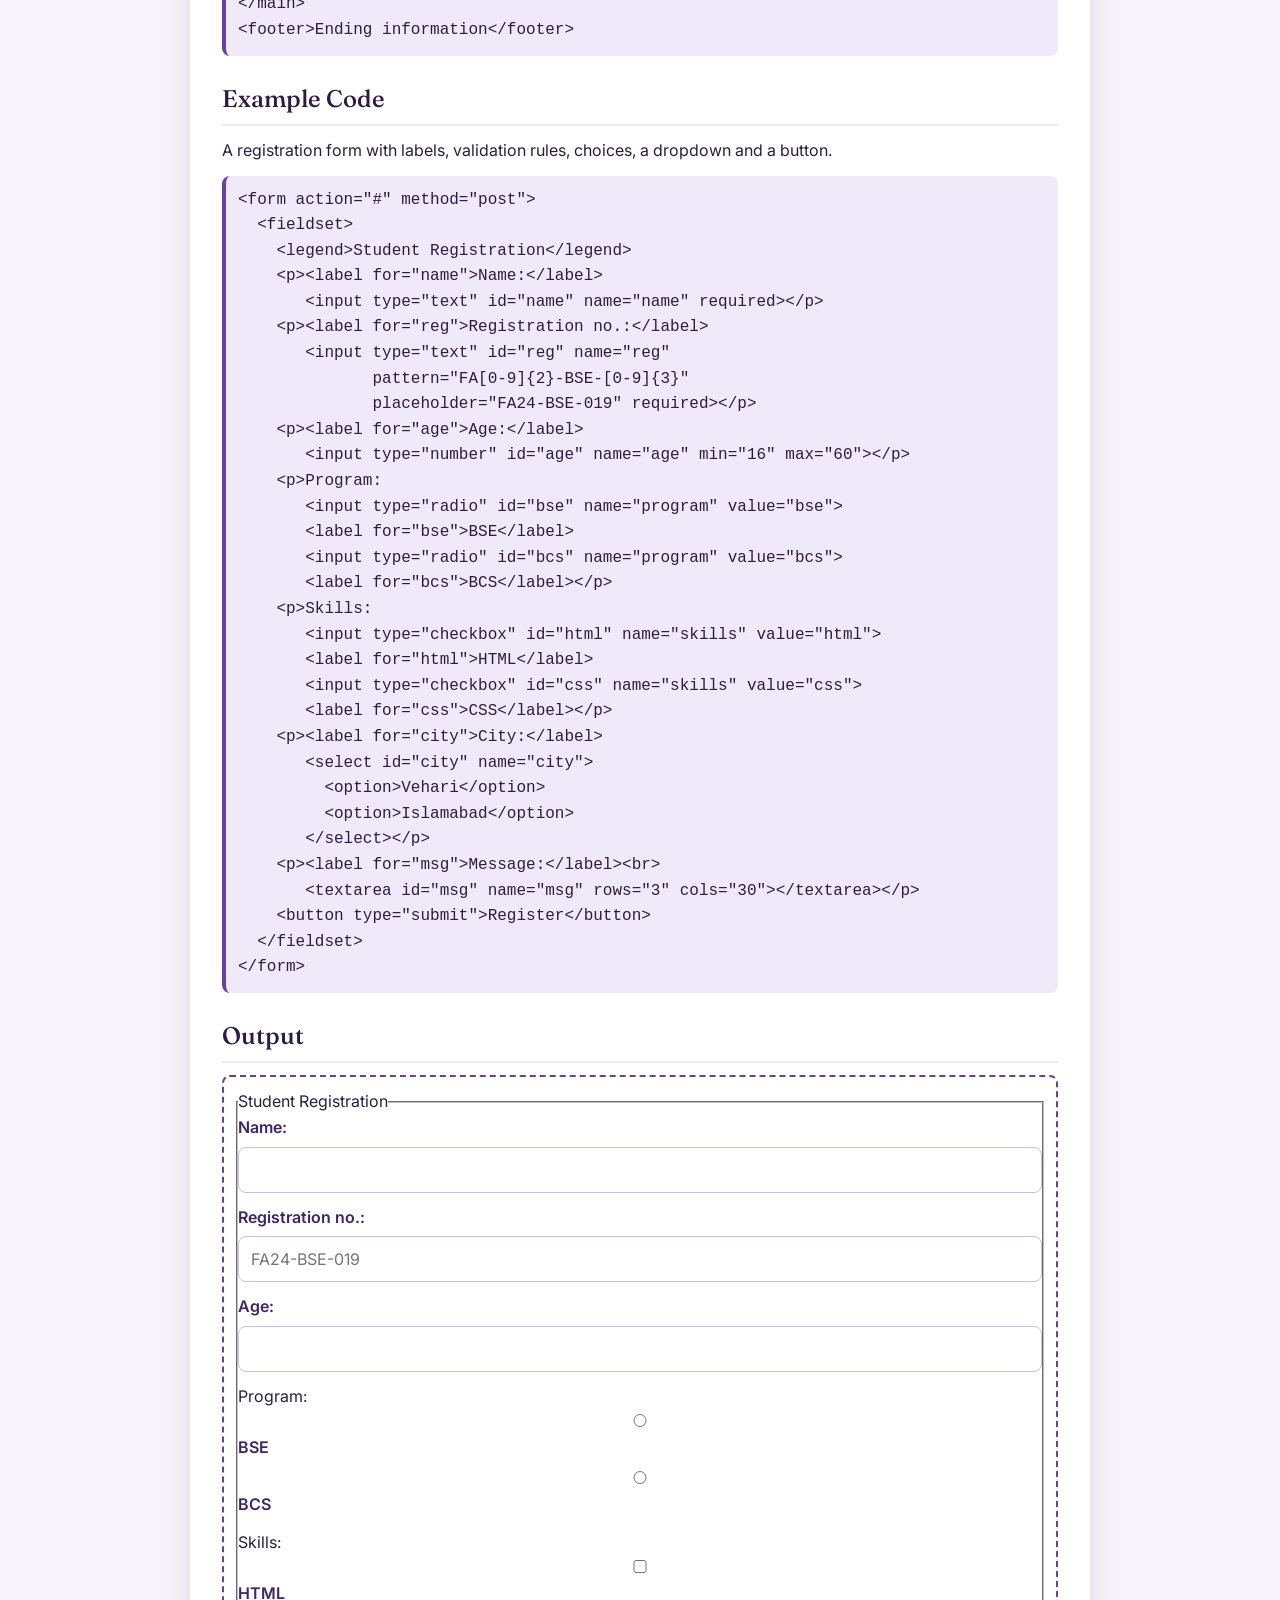
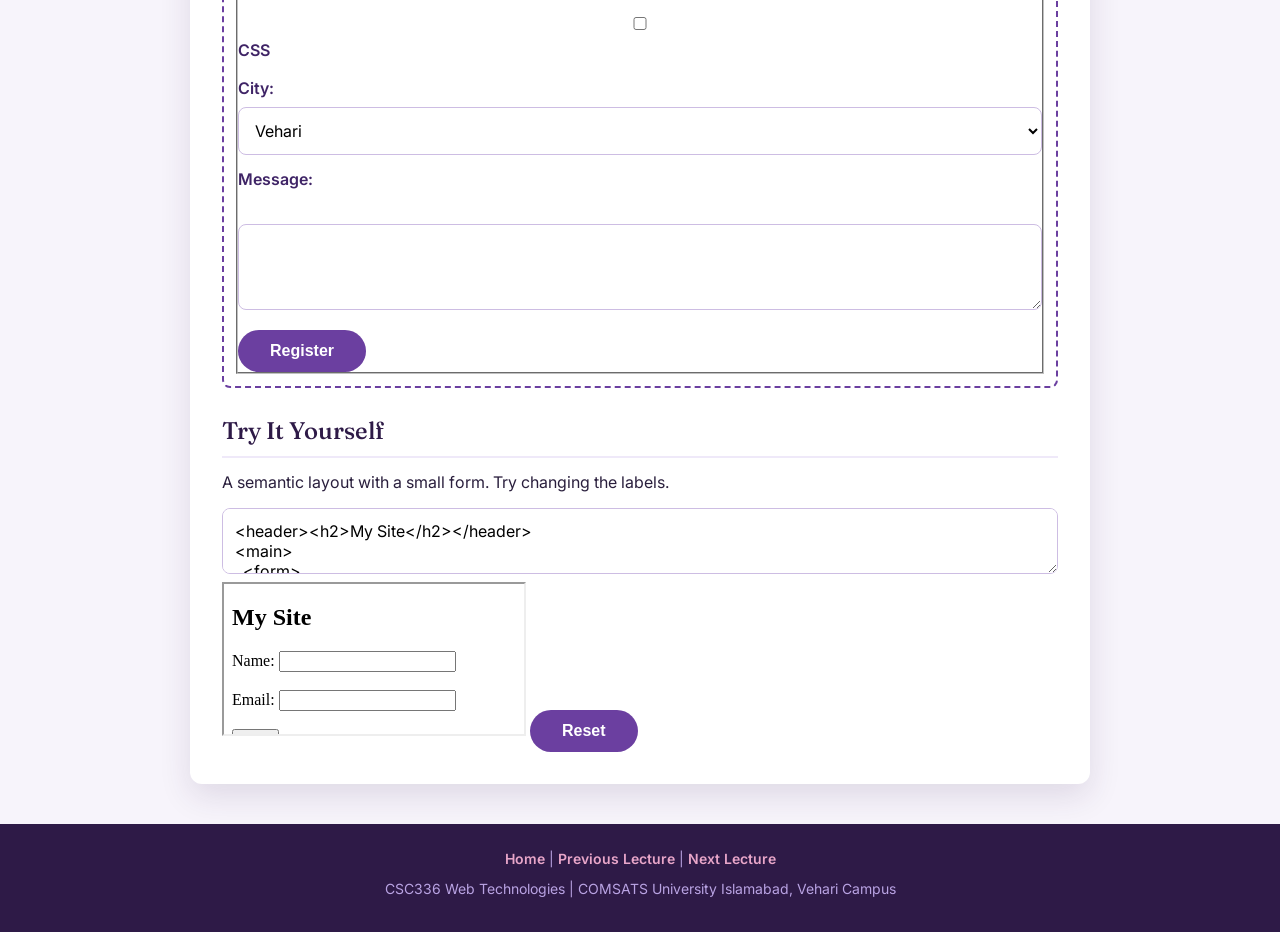
<file: lectures/lecture-04.html>
<!DOCTYPE html>
<html lang="en">

<head>
    <meta charset="UTF-8">
    <meta name="viewport" content="width=device-width, initial-scale=1.0">
    <title>Lecture 4 | Web Technologies</title>
    <link rel="stylesheet" href="../style.css">
</head>

<body>

    <header>
        <h1>Lecture 4: HTML5, Semantics and Forms</h1>
        <p>Block and inline elements, semantic HTML and forms</p>
    </header>

    <main>
        <h2>Summary</h2>
        <p>This lecture explains how to give a page meaning and how to collect user input. You will learn block and
            inline elements, semantic elements, forms and form controls, and HTML5 validation.</p>

        <h2>Topics Covered</h2>
        <ul>
            <li><strong>Block and inline elements</strong>
                <ul>
                    <li>Block elements start on a new line, inline elements stay on the line</li>
                    <li>div and span are generic containers</li>
                    <li>Use div and CSS for layout, and tables for data only</li>
                </ul>
            </li>
            <li><strong>Semantic elements</strong>
                <ul>
                    <li>header, nav, main, section, article, aside and footer</li>
                </ul>
            </li>
            <li><strong>Forms</strong>
                <ul>
                    <li>action and method (GET or POST)</li>
                    <li>label, input, select, textarea, button, fieldset and legend</li>
                    <li>Input types: text, email, password, number, date, radio, checkbox and file</li>
                </ul>
            </li>
            <li><strong>Validation and accessibility</strong>
                <ul>
                    <li>required, pattern, min and max</li>
                    <li>The server must still validate the data</li>
                    <li>Connect each label to its control with for and id</li>
                </ul>
            </li>
        </ul>

        <table>
            <caption>Semantic Elements</caption>
            <thead>
                <tr>
                    <th>Element</th>
                    <th>Purpose</th>
                </tr>
            </thead>
            <tbody>
                <tr>
                    <td>header</td>
                    <td>Introduction or branding</td>
                </tr>
                <tr>
                    <td>nav</td>
                    <td>Navigation links</td>
                </tr>
                <tr>
                    <td>main</td>
                    <td>Main content of the page</td>
                </tr>
                <tr>
                    <td>section</td>
                    <td>A group of related content</td>
                </tr>
                <tr>
                    <td>article</td>
                    <td>A self-contained item</td>
                </tr>
                <tr>
                    <td>aside</td>
                    <td>Related side content</td>
                </tr>
                <tr>
                    <td>footer</td>
                    <td>Ending information</td>
                </tr>
            </tbody>
        </table>
        <h2>Semantic Layout</h2>
        <p>This is how a page is organized with semantic elements.</p>
        <pre><code>&lt;header&gt;Site title and branding&lt;/header&gt;
&lt;nav&gt;Menu links&lt;/nav&gt;
&lt;main&gt;
  &lt;section&gt;
    &lt;article&gt;One self-contained item&lt;/article&gt;
  &lt;/section&gt;
  &lt;aside&gt;Related side content&lt;/aside&gt;
&lt;/main&gt;
&lt;footer&gt;Ending information&lt;/footer&gt;</code></pre>

        <h2>Example Code</h2>
        <p>A registration form with labels, validation rules, choices, a dropdown and a button.</p>
        <pre><code>&lt;form action=&quot;#&quot; method=&quot;post&quot;&gt;
  &lt;fieldset&gt;
    &lt;legend&gt;Student Registration&lt;/legend&gt;
    &lt;p&gt;&lt;label for=&quot;name&quot;&gt;Name:&lt;/label&gt;
       &lt;input type=&quot;text&quot; id=&quot;name&quot; name=&quot;name&quot; required&gt;&lt;/p&gt;
    &lt;p&gt;&lt;label for=&quot;reg&quot;&gt;Registration no.:&lt;/label&gt;
       &lt;input type=&quot;text&quot; id=&quot;reg&quot; name=&quot;reg&quot;
              pattern=&quot;FA[0-9]{2}-BSE-[0-9]{3}&quot;
              placeholder=&quot;FA24-BSE-019&quot; required&gt;&lt;/p&gt;
    &lt;p&gt;&lt;label for=&quot;age&quot;&gt;Age:&lt;/label&gt;
       &lt;input type=&quot;number&quot; id=&quot;age&quot; name=&quot;age&quot; min=&quot;16&quot; max=&quot;60&quot;&gt;&lt;/p&gt;
    &lt;p&gt;Program:
       &lt;input type=&quot;radio&quot; id=&quot;bse&quot; name=&quot;program&quot; value=&quot;bse&quot;&gt;
       &lt;label for=&quot;bse&quot;&gt;BSE&lt;/label&gt;
       &lt;input type=&quot;radio&quot; id=&quot;bcs&quot; name=&quot;program&quot; value=&quot;bcs&quot;&gt;
       &lt;label for=&quot;bcs&quot;&gt;BCS&lt;/label&gt;&lt;/p&gt;
    &lt;p&gt;Skills:
       &lt;input type=&quot;checkbox&quot; id=&quot;html&quot; name=&quot;skills&quot; value=&quot;html&quot;&gt;
       &lt;label for=&quot;html&quot;&gt;HTML&lt;/label&gt;
       &lt;input type=&quot;checkbox&quot; id=&quot;css&quot; name=&quot;skills&quot; value=&quot;css&quot;&gt;
       &lt;label for=&quot;css&quot;&gt;CSS&lt;/label&gt;&lt;/p&gt;
    &lt;p&gt;&lt;label for=&quot;city&quot;&gt;City:&lt;/label&gt;
       &lt;select id=&quot;city&quot; name=&quot;city&quot;&gt;
         &lt;option&gt;Vehari&lt;/option&gt;
         &lt;option&gt;Islamabad&lt;/option&gt;
       &lt;/select&gt;&lt;/p&gt;
    &lt;p&gt;&lt;label for=&quot;msg&quot;&gt;Message:&lt;/label&gt;&lt;br&gt;
       &lt;textarea id=&quot;msg&quot; name=&quot;msg&quot; rows=&quot;3&quot; cols=&quot;30&quot;&gt;&lt;/textarea&gt;&lt;/p&gt;
    &lt;button type=&quot;submit&quot;&gt;Register&lt;/button&gt;
  &lt;/fieldset&gt;
&lt;/form&gt;</code></pre>

        <h2>Output</h2>
        <div class="output">
            <form action="#" method="post">
                <fieldset>
                    <legend>Student Registration</legend>
                    <p><label for="name">Name:</label>
                        <input type="text" id="name" name="name" required>
                    </p>
                    <p><label for="reg">Registration no.:</label>
                        <input type="text" id="reg" name="reg" pattern="FA[0-9]{2}-BSE-[0-9]{3}"
                            placeholder="FA24-BSE-019" required>
                    </p>
                    <p><label for="age">Age:</label>
                        <input type="number" id="age" name="age" min="16" max="60">
                    </p>
                    <p>Program:
                        <input type="radio" id="bse" name="program" value="bse">
                        <label for="bse">BSE</label>
                        <input type="radio" id="bcs" name="program" value="bcs">
                        <label for="bcs">BCS</label>
                    </p>
                    <p>Skills:
                        <input type="checkbox" id="html" name="skills" value="html">
                        <label for="html">HTML</label>
                        <input type="checkbox" id="css" name="skills" value="css">
                        <label for="css">CSS</label>
                    </p>
                    <p><label for="city">City:</label>
                        <select id="city" name="city">
                            <option>Vehari</option>
                            <option>Islamabad</option>
                        </select>
                    </p>
                    <p><label for="msg">Message:</label><br>
                        <textarea id="msg" name="msg" rows="3" cols="30"></textarea>
                    </p>
                    <button type="submit">Register</button>
                </fieldset>
            </form>
        </div>
        <h2>Try It Yourself</h2>
        <p>A semantic layout with a small form. Try changing the labels.</p>
        <div class="try">
            <textarea spellcheck="false"><header><h2>My Site</h2></header>
<main>
  <form>
    <label>Name: <input type="text"></label><br><br>
    <label>Email: <input type="email"></label><br><br>
    <button type="button">Send</button>
  </form>
</main>
<footer><p>Footer text</p></footer></textarea>
            <iframe title="Result"></iframe>
            <button type="button" data-reset>Reset</button>
        </div>
    </main>

    <footer>
        <p><a href="../index.html">Home</a> | <a href="lecture-03.html">Previous Lecture</a> | <a
                href="lecture-05.html">Next Lecture</a></p>
        <p>CSC336 Web Technologies | COMSATS University Islamabad, Vehari Campus</p>
    </footer>

    <script src="../editor.js"></script>
</body>

</html>
</file>
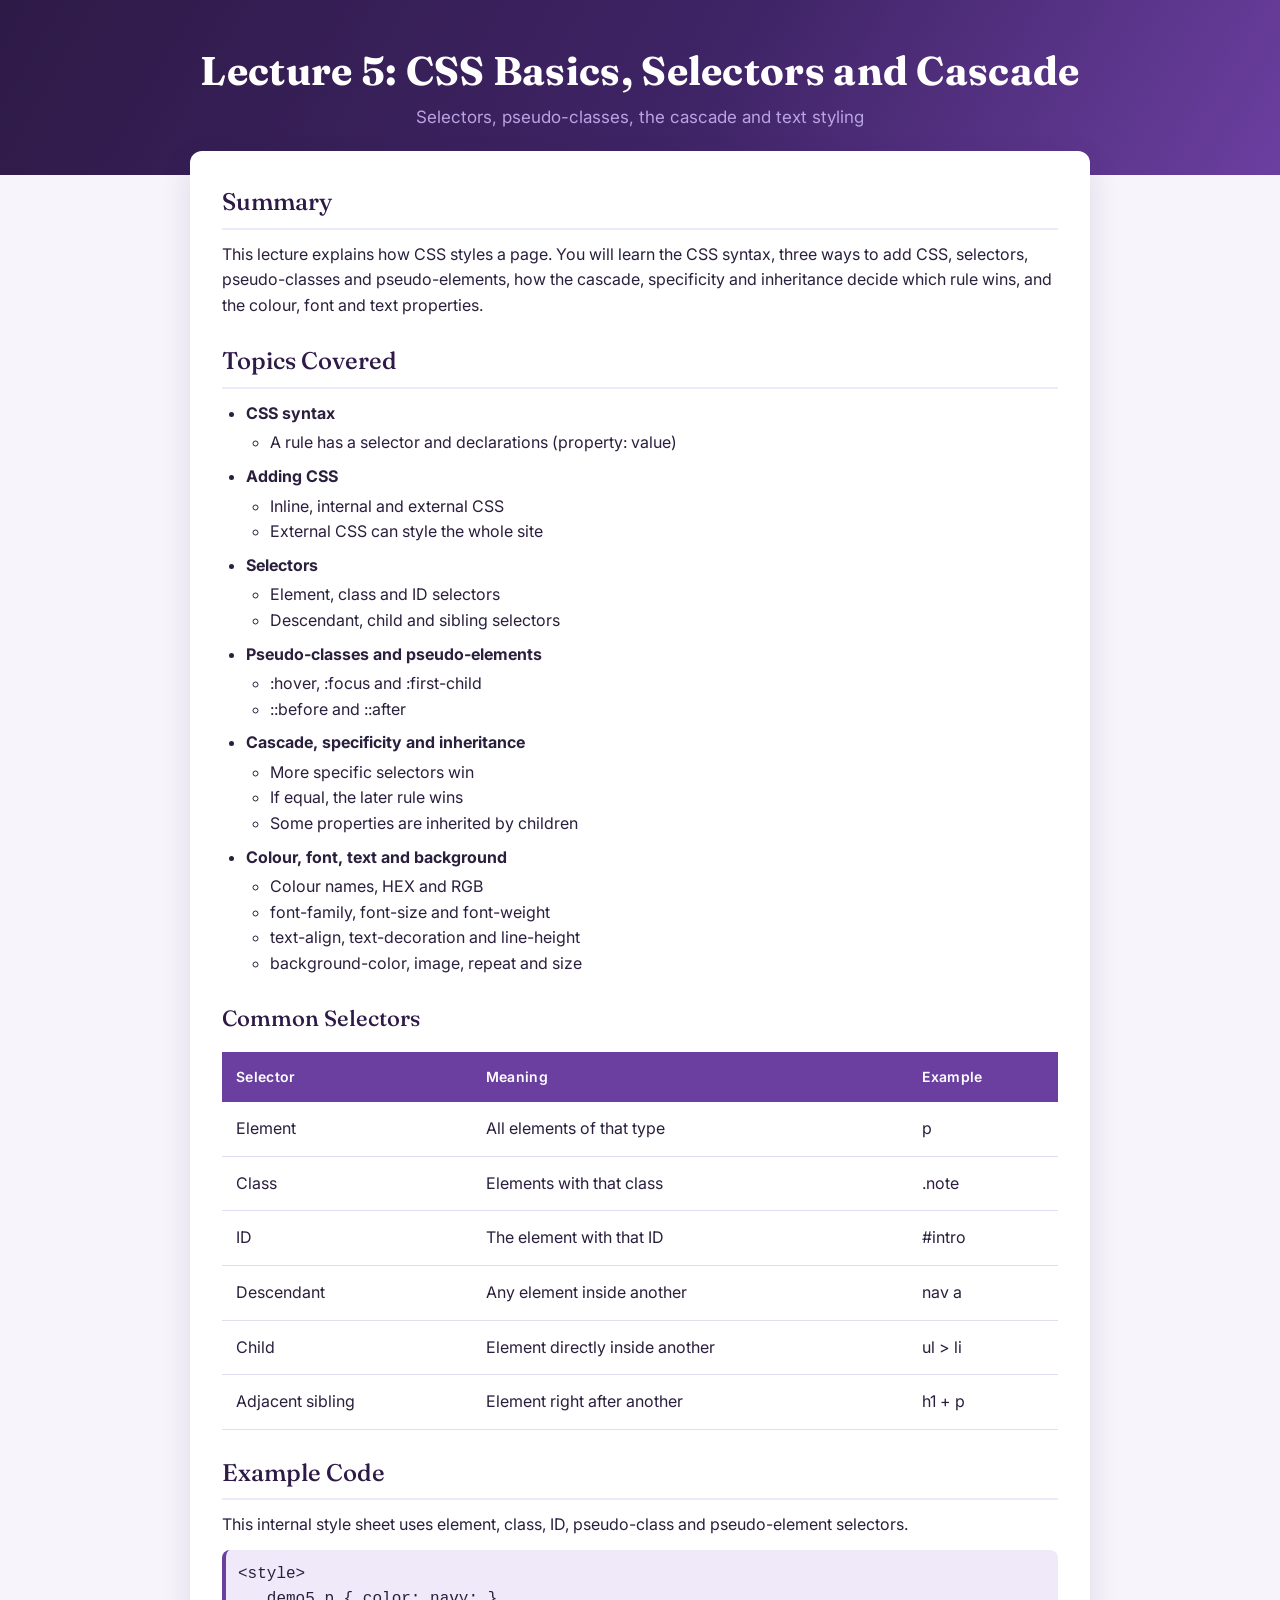
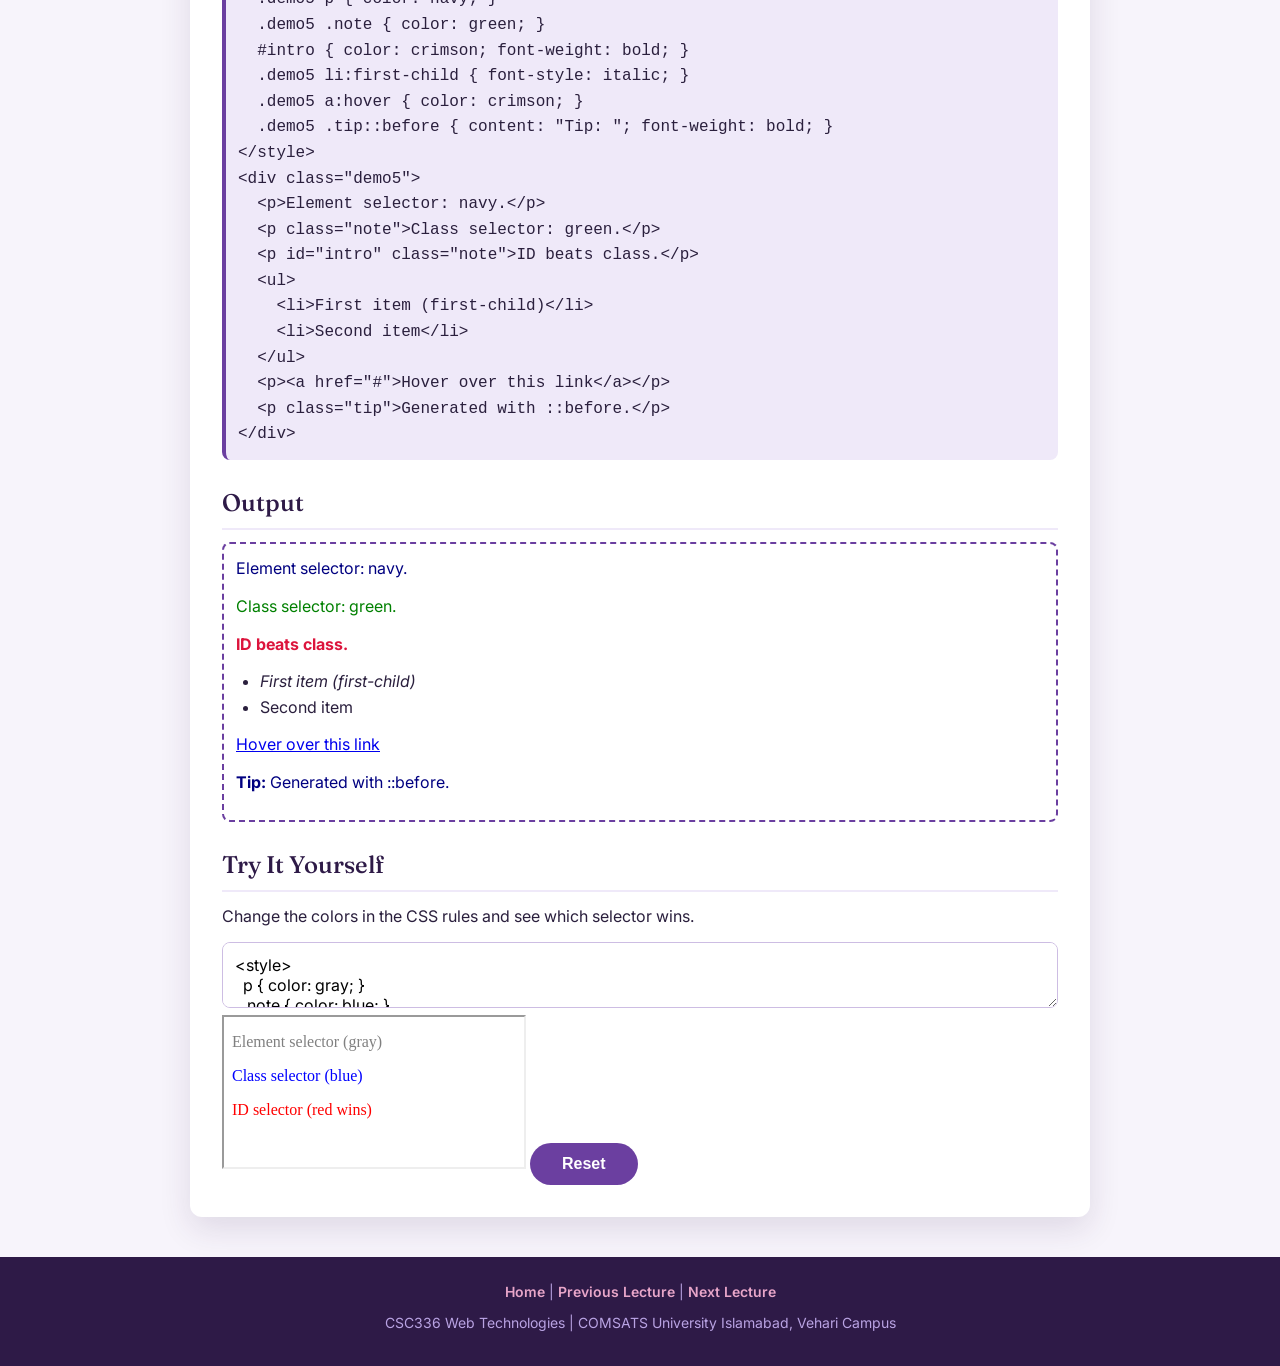
<file: lectures/lecture-05.html>
<!DOCTYPE html>
<html lang="en">

<head>
    <meta charset="UTF-8">
    <meta name="viewport" content="width=device-width, initial-scale=1.0">
    <title>Lecture 5 | Web Technologies</title>
    <link rel="stylesheet" href="../style.css">
</head>

<body>

    <header>
        <h1>Lecture 5: CSS Basics, Selectors and Cascade</h1>
        <p>Selectors, pseudo-classes, the cascade and text styling</p>
    </header>

    <main>
        <h2>Summary</h2>
        <p>This lecture explains how CSS styles a page. You will learn the CSS syntax, three ways to add CSS, selectors,
            pseudo-classes and pseudo-elements, how the cascade, specificity and inheritance decide which rule wins, and
            the colour, font and text properties.</p>

        <h2>Topics Covered</h2>
        <ul>
            <li><strong>CSS syntax</strong>
                <ul>
                    <li>A rule has a selector and declarations (property: value)</li>
                </ul>
            </li>
            <li><strong>Adding CSS</strong>
                <ul>
                    <li>Inline, internal and external CSS</li>
                    <li>External CSS can style the whole site</li>
                </ul>
            </li>
            <li><strong>Selectors</strong>
                <ul>
                    <li>Element, class and ID selectors</li>
                    <li>Descendant, child and sibling selectors</li>
                </ul>
            </li>
            <li><strong>Pseudo-classes and pseudo-elements</strong>
                <ul>
                    <li>:hover, :focus and :first-child</li>
                    <li>::before and ::after</li>
                </ul>
            </li>
            <li><strong>Cascade, specificity and inheritance</strong>
                <ul>
                    <li>More specific selectors win</li>
                    <li>If equal, the later rule wins</li>
                    <li>Some properties are inherited by children</li>
                </ul>
            </li>
            <li><strong>Colour, font, text and background</strong>
                <ul>
                    <li>Colour names, HEX and RGB</li>
                    <li>font-family, font-size and font-weight</li>
                    <li>text-align, text-decoration and line-height</li>
                    <li>background-color, image, repeat and size</li>
                </ul>
            </li>
        </ul>

        <table>
            <caption>Common Selectors</caption>
            <thead>
                <tr>
                    <th>Selector</th>
                    <th>Meaning</th>
                    <th>Example</th>
                </tr>
            </thead>
            <tbody>
                <tr>
                    <td>Element</td>
                    <td>All elements of that type</td>
                    <td>p</td>
                </tr>
                <tr>
                    <td>Class</td>
                    <td>Elements with that class</td>
                    <td>.note</td>
                </tr>
                <tr>
                    <td>ID</td>
                    <td>The element with that ID</td>
                    <td>#intro</td>
                </tr>
                <tr>
                    <td>Descendant</td>
                    <td>Any element inside another</td>
                    <td>nav a</td>
                </tr>
                <tr>
                    <td>Child</td>
                    <td>Element directly inside another</td>
                    <td>ul &gt; li</td>
                </tr>
                <tr>
                    <td>Adjacent sibling</td>
                    <td>Element right after another</td>
                    <td>h1 + p</td>
                </tr>
            </tbody>
        </table>

        <h2>Example Code</h2>
        <p>This internal style sheet uses element, class, ID, pseudo-class and pseudo-element selectors.</p>
        <pre><code>&lt;style&gt;
  .demo5 p { color: navy; }
  .demo5 .note { color: green; }
  #intro { color: crimson; font-weight: bold; }
  .demo5 li:first-child { font-style: italic; }
  .demo5 a:hover { color: crimson; }
  .demo5 .tip::before { content: &quot;Tip: &quot;; font-weight: bold; }
&lt;/style&gt;
&lt;div class=&quot;demo5&quot;&gt;
  &lt;p&gt;Element selector: navy.&lt;/p&gt;
  &lt;p class=&quot;note&quot;&gt;Class selector: green.&lt;/p&gt;
  &lt;p id=&quot;intro&quot; class=&quot;note&quot;&gt;ID beats class.&lt;/p&gt;
  &lt;ul&gt;
    &lt;li&gt;First item (first-child)&lt;/li&gt;
    &lt;li&gt;Second item&lt;/li&gt;
  &lt;/ul&gt;
  &lt;p&gt;&lt;a href=&quot;#&quot;&gt;Hover over this link&lt;/a&gt;&lt;/p&gt;
  &lt;p class=&quot;tip&quot;&gt;Generated with ::before.&lt;/p&gt;
&lt;/div&gt;</code></pre>

        <h2>Output</h2>
        <div class="output">
            <style>
                .demo5 p {
                    color: navy;
                }

                .demo5 .note {
                    color: green;
                }

                #intro {
                    color: crimson;
                    font-weight: bold;
                }

                .demo5 li:first-child {
                    font-style: italic;
                }

                .demo5 a:hover {
                    color: crimson;
                }

                .demo5 .tip::before {
                    content: "Tip: ";
                    font-weight: bold;
                }
            </style>
            <div class="demo5">
                <p>Element selector: navy.</p>
                <p class="note">Class selector: green.</p>
                <p id="intro" class="note">ID beats class.</p>
                <ul>
                    <li>First item (first-child)</li>
                    <li>Second item</li>
                </ul>
                <p><a href="#">Hover over this link</a></p>
                <p class="tip">Generated with ::before.</p>
            </div>
        </div>
        <h2>Try It Yourself</h2>
        <p>Change the colors in the CSS rules and see which selector wins.</p>
        <div class="try">
            <textarea spellcheck="false"><style>
  p { color: gray; }
  .note { color: blue; }
  #main { color: red; }
</style>
<p>Element selector (gray)</p>
<p class="note">Class selector (blue)</p>
<p class="note" id="main">ID selector (red wins)</p></textarea>
            <iframe title="Result"></iframe>
            <button type="button" data-reset>Reset</button>
        </div>
    </main>

    <footer>
        <p><a href="../index.html">Home</a> | <a href="lecture-04.html">Previous Lecture</a> | <a
                href="lecture-06.html">Next Lecture</a></p>
        <p>CSC336 Web Technologies | COMSATS University Islamabad, Vehari Campus</p>
    </footer>

    <script src="../editor.js"></script>
</body>

</html>
</file>
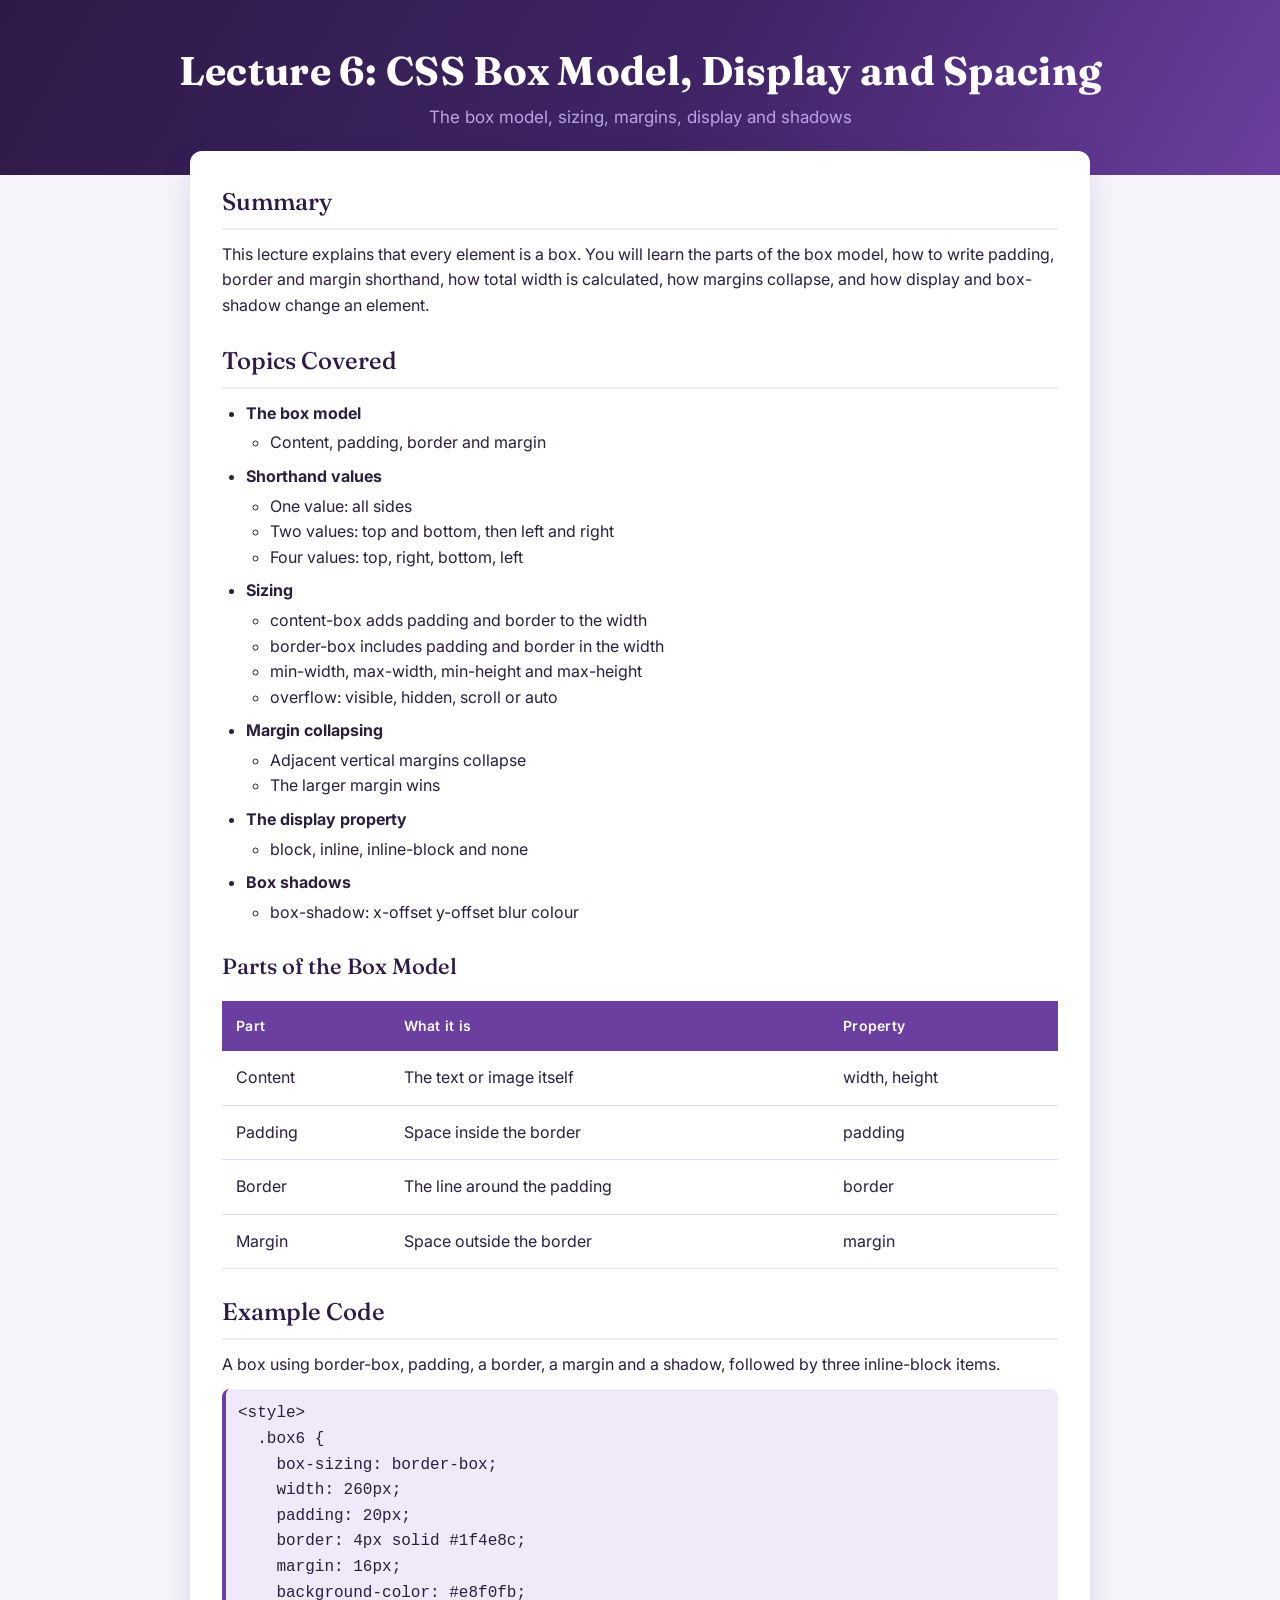
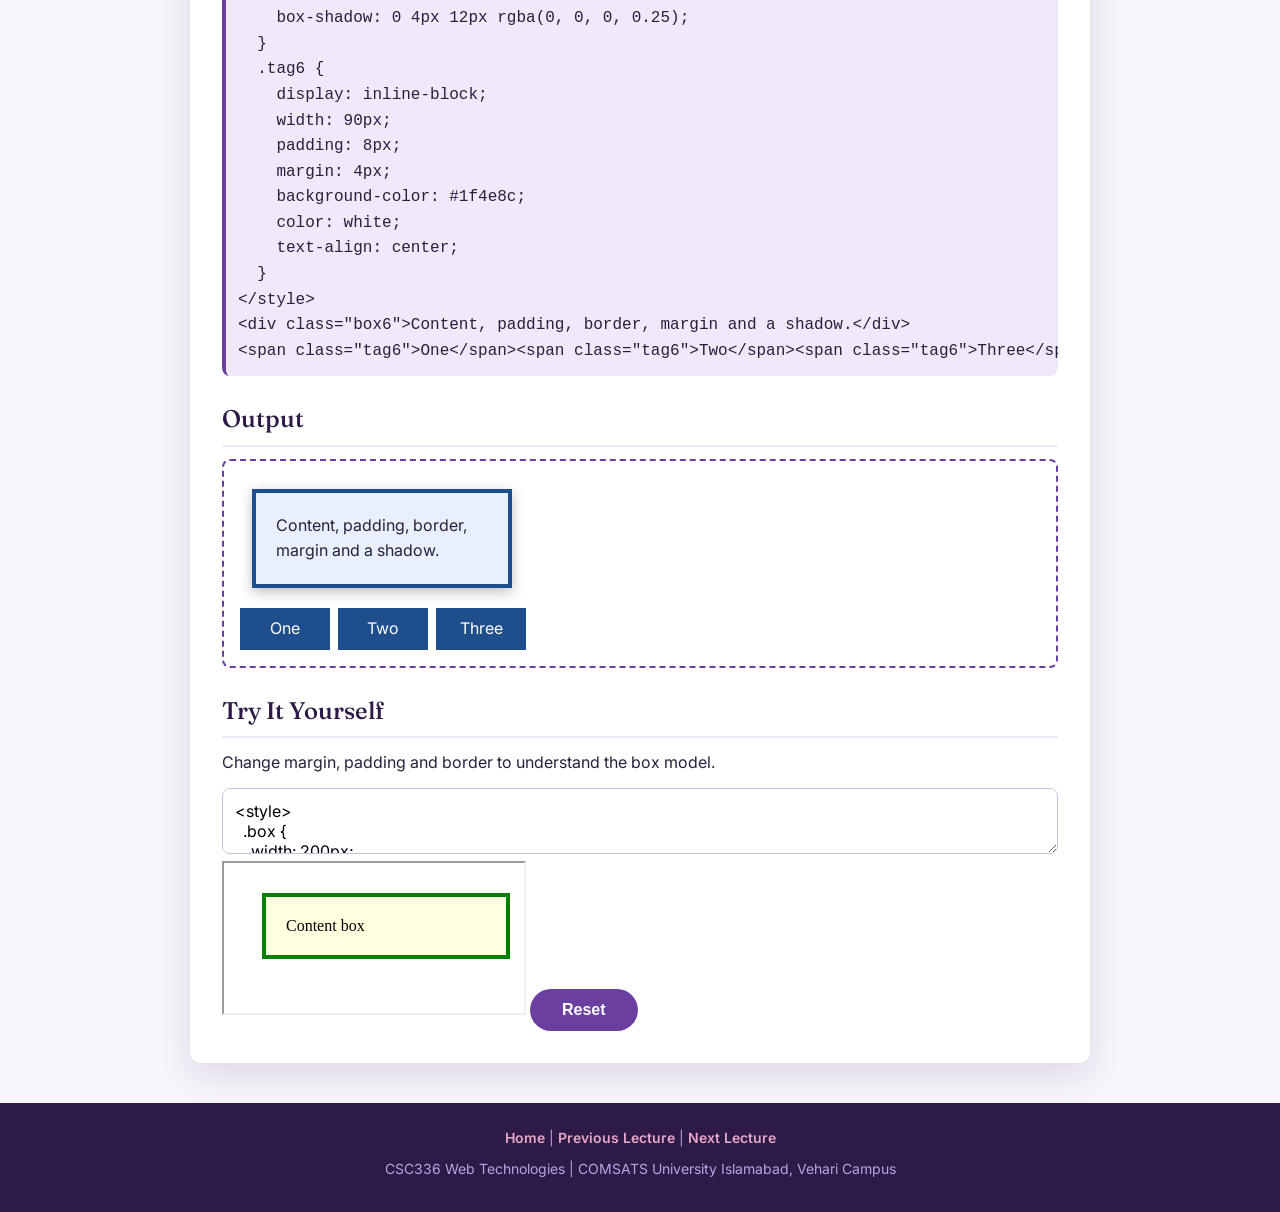
<file: lectures/lecture-06.html>
<!DOCTYPE html>
<html lang="en">

<head>
    <meta charset="UTF-8">
    <meta name="viewport" content="width=device-width, initial-scale=1.0">
    <title>Lecture 6 | Web Technologies</title>
    <link rel="stylesheet" href="../style.css">
</head>

<body>

    <header>
        <h1>Lecture 6: CSS Box Model, Display and Spacing</h1>
        <p>The box model, sizing, margins, display and shadows</p>
    </header>

    <main>
        <h2>Summary</h2>
        <p>This lecture explains that every element is a box. You will learn the parts of the box model, how to write
            padding, border and margin shorthand, how total width is calculated, how margins collapse, and how display
            and box-shadow change an element.</p>

        <h2>Topics Covered</h2>
        <ul>
            <li><strong>The box model</strong>
                <ul>
                    <li>Content, padding, border and margin</li>
                </ul>
            </li>
            <li><strong>Shorthand values</strong>
                <ul>
                    <li>One value: all sides</li>
                    <li>Two values: top and bottom, then left and right</li>
                    <li>Four values: top, right, bottom, left</li>
                </ul>
            </li>
            <li><strong>Sizing</strong>
                <ul>
                    <li>content-box adds padding and border to the width</li>
                    <li>border-box includes padding and border in the width</li>
                    <li>min-width, max-width, min-height and max-height</li>
                    <li>overflow: visible, hidden, scroll or auto</li>
                </ul>
            </li>
            <li><strong>Margin collapsing</strong>
                <ul>
                    <li>Adjacent vertical margins collapse</li>
                    <li>The larger margin wins</li>
                </ul>
            </li>
            <li><strong>The display property</strong>
                <ul>
                    <li>block, inline, inline-block and none</li>
                </ul>
            </li>
            <li><strong>Box shadows</strong>
                <ul>
                    <li>box-shadow: x-offset y-offset blur colour</li>
                </ul>
            </li>
        </ul>

        <table>
            <caption>Parts of the Box Model</caption>
            <thead>
                <tr>
                    <th>Part</th>
                    <th>What it is</th>
                    <th>Property</th>
                </tr>
            </thead>
            <tbody>
                <tr>
                    <td>Content</td>
                    <td>The text or image itself</td>
                    <td>width, height</td>
                </tr>
                <tr>
                    <td>Padding</td>
                    <td>Space inside the border</td>
                    <td>padding</td>
                </tr>
                <tr>
                    <td>Border</td>
                    <td>The line around the padding</td>
                    <td>border</td>
                </tr>
                <tr>
                    <td>Margin</td>
                    <td>Space outside the border</td>
                    <td>margin</td>
                </tr>
            </tbody>
        </table>

        <h2>Example Code</h2>
        <p>A box using border-box, padding, a border, a margin and a shadow, followed by three inline-block items.</p>
        <pre><code>&lt;style&gt;
  .box6 {
    box-sizing: border-box;
    width: 260px;
    padding: 20px;
    border: 4px solid #1f4e8c;
    margin: 16px;
    background-color: #e8f0fb;
    box-shadow: 0 4px 12px rgba(0, 0, 0, 0.25);
  }
  .tag6 {
    display: inline-block;
    width: 90px;
    padding: 8px;
    margin: 4px;
    background-color: #1f4e8c;
    color: white;
    text-align: center;
  }
&lt;/style&gt;
&lt;div class=&quot;box6&quot;&gt;Content, padding, border, margin and a shadow.&lt;/div&gt;
&lt;span class=&quot;tag6&quot;&gt;One&lt;/span&gt;&lt;span class=&quot;tag6&quot;&gt;Two&lt;/span&gt;&lt;span class=&quot;tag6&quot;&gt;Three&lt;/span&gt;</code></pre>

        <h2>Output</h2>
        <div class="output">
            <style>
                .box6 {
                    box-sizing: border-box;
                    width: 260px;
                    padding: 20px;
                    border: 4px solid #1f4e8c;
                    margin: 16px;
                    background-color: #e8f0fb;
                    box-shadow: 0 4px 12px rgba(0, 0, 0, 0.25);
                }

                .tag6 {
                    display: inline-block;
                    width: 90px;
                    padding: 8px;
                    margin: 4px;
                    background-color: #1f4e8c;
                    color: white;
                    text-align: center;
                }
            </style>
            <div class="box6">Content, padding, border, margin and a shadow.</div>
            <span class="tag6">One</span><span class="tag6">Two</span><span class="tag6">Three</span>
        </div>
        <h2>Try It Yourself</h2>
        <p>Change margin, padding and border to understand the box model.</p>
        <div class="try">
            <textarea spellcheck="false"><style>
  .box {
    width: 200px;
    padding: 20px;
    border: 4px solid green;
    margin: 30px;
    background: lightyellow;
  }
</style>
<div class="box">Content box</div></textarea>
            <iframe title="Result"></iframe>
            <button type="button" data-reset>Reset</button>
        </div>
    </main>

    <footer>
        <p><a href="../index.html">Home</a> | <a href="lecture-05.html">Previous Lecture</a> | <a
                href="lecture-07.html">Next Lecture</a></p>
        <p>CSC336 Web Technologies | COMSATS University Islamabad, Vehari Campus</p>
    </footer>

    <script src="../editor.js"></script>
</body>

</html>
</file>
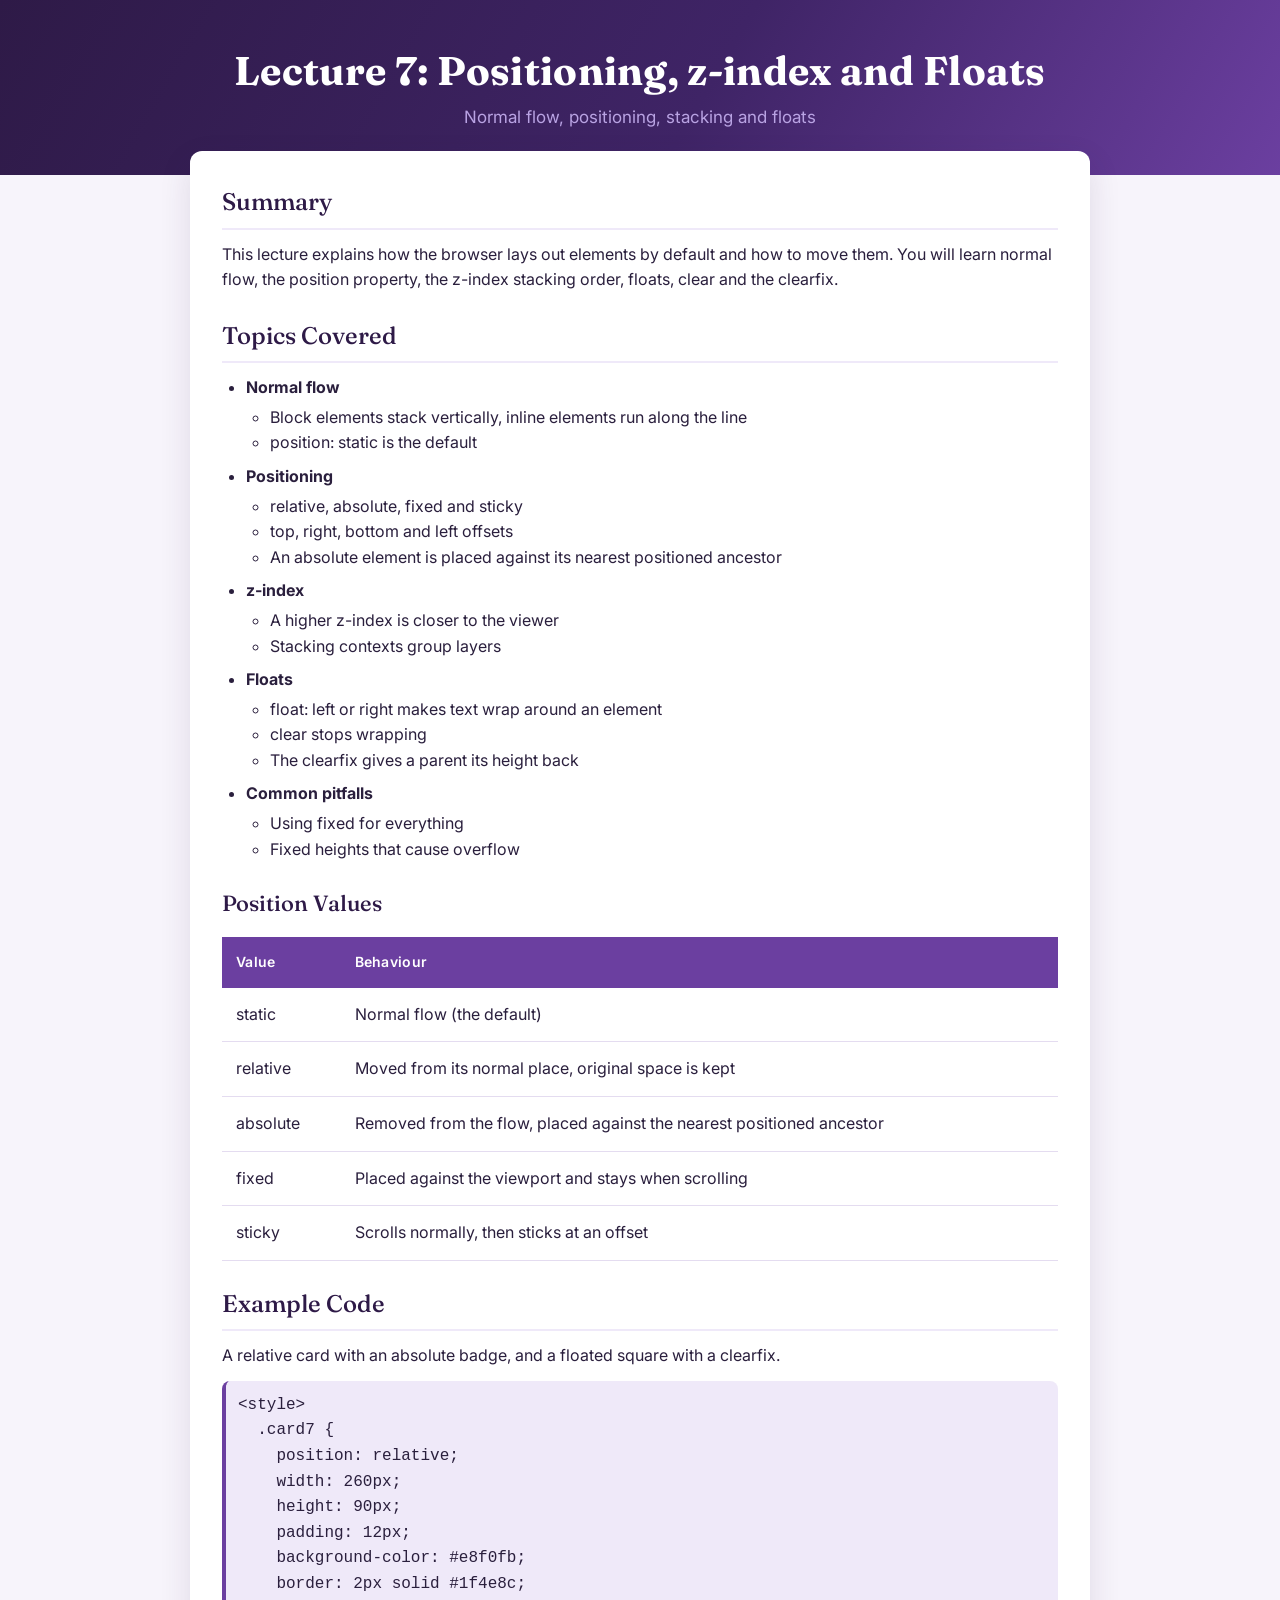
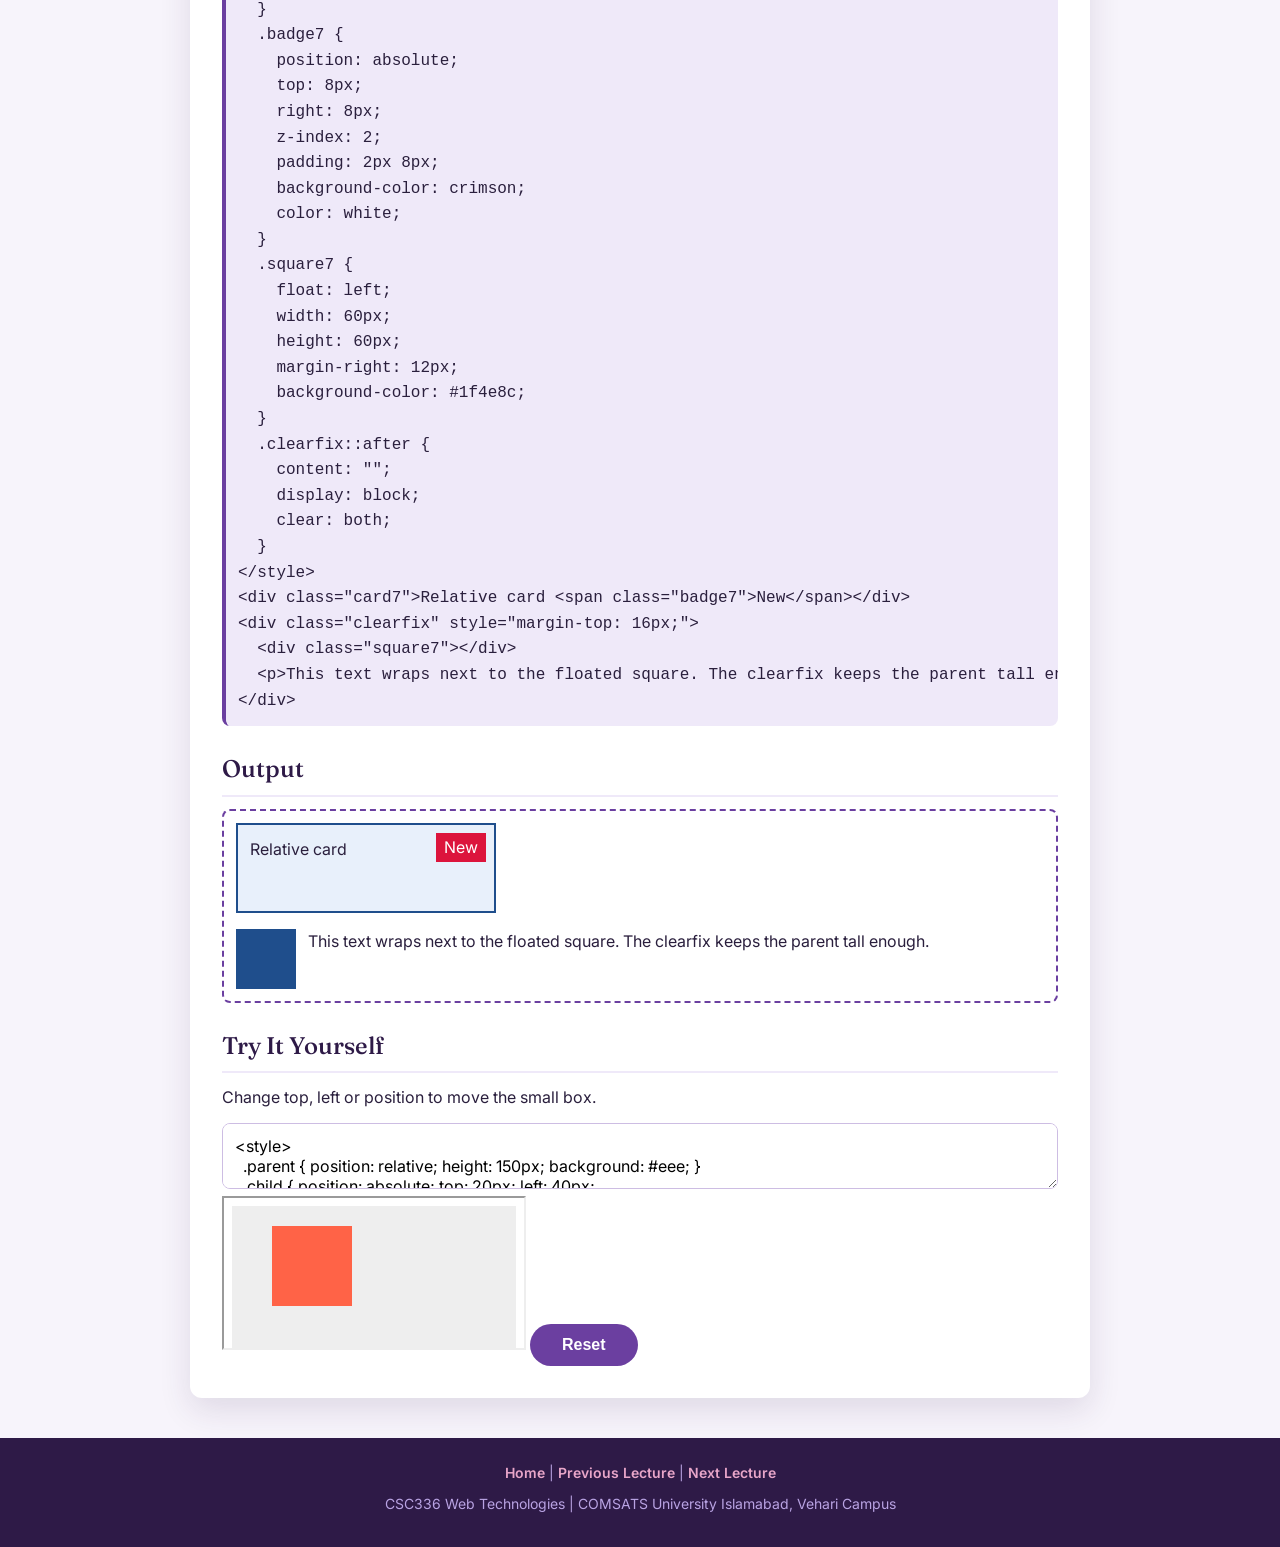
<file: lectures/lecture-07.html>
<!DOCTYPE html>
<html lang="en">

<head>
    <meta charset="UTF-8">
    <meta name="viewport" content="width=device-width, initial-scale=1.0">
    <title>Lecture 7 | Web Technologies</title>
    <link rel="stylesheet" href="../style.css">
</head>

<body>

    <header>
        <h1>Lecture 7: Positioning, z-index and Floats</h1>
        <p>Normal flow, positioning, stacking and floats</p>
    </header>

    <main>
        <h2>Summary</h2>
        <p>This lecture explains how the browser lays out elements by default and how to move them. You will learn
            normal flow, the position property, the z-index stacking order, floats, clear and the clearfix.</p>

        <h2>Topics Covered</h2>
        <ul>
            <li><strong>Normal flow</strong>
                <ul>
                    <li>Block elements stack vertically, inline elements run along the line</li>
                    <li>position: static is the default</li>
                </ul>
            </li>
            <li><strong>Positioning</strong>
                <ul>
                    <li>relative, absolute, fixed and sticky</li>
                    <li>top, right, bottom and left offsets</li>
                    <li>An absolute element is placed against its nearest positioned ancestor</li>
                </ul>
            </li>
            <li><strong>z-index</strong>
                <ul>
                    <li>A higher z-index is closer to the viewer</li>
                    <li>Stacking contexts group layers</li>
                </ul>
            </li>
            <li><strong>Floats</strong>
                <ul>
                    <li>float: left or right makes text wrap around an element</li>
                    <li>clear stops wrapping</li>
                    <li>The clearfix gives a parent its height back</li>
                </ul>
            </li>
            <li><strong>Common pitfalls</strong>
                <ul>
                    <li>Using fixed for everything</li>
                    <li>Fixed heights that cause overflow</li>
                </ul>
            </li>
        </ul>

        <table>
            <caption>Position Values</caption>
            <thead>
                <tr>
                    <th>Value</th>
                    <th>Behaviour</th>
                </tr>
            </thead>
            <tbody>
                <tr>
                    <td>static</td>
                    <td>Normal flow (the default)</td>
                </tr>
                <tr>
                    <td>relative</td>
                    <td>Moved from its normal place, original space is kept</td>
                </tr>
                <tr>
                    <td>absolute</td>
                    <td>Removed from the flow, placed against the nearest positioned ancestor</td>
                </tr>
                <tr>
                    <td>fixed</td>
                    <td>Placed against the viewport and stays when scrolling</td>
                </tr>
                <tr>
                    <td>sticky</td>
                    <td>Scrolls normally, then sticks at an offset</td>
                </tr>
            </tbody>
        </table>

        <h2>Example Code</h2>
        <p>A relative card with an absolute badge, and a floated square with a clearfix.</p>
        <pre><code>&lt;style&gt;
  .card7 {
    position: relative;
    width: 260px;
    height: 90px;
    padding: 12px;
    background-color: #e8f0fb;
    border: 2px solid #1f4e8c;
  }
  .badge7 {
    position: absolute;
    top: 8px;
    right: 8px;
    z-index: 2;
    padding: 2px 8px;
    background-color: crimson;
    color: white;
  }
  .square7 {
    float: left;
    width: 60px;
    height: 60px;
    margin-right: 12px;
    background-color: #1f4e8c;
  }
  .clearfix::after {
    content: &quot;&quot;;
    display: block;
    clear: both;
  }
&lt;/style&gt;
&lt;div class=&quot;card7&quot;&gt;Relative card &lt;span class=&quot;badge7&quot;&gt;New&lt;/span&gt;&lt;/div&gt;
&lt;div class=&quot;clearfix&quot; style=&quot;margin-top: 16px;&quot;&gt;
  &lt;div class=&quot;square7&quot;&gt;&lt;/div&gt;
  &lt;p&gt;This text wraps next to the floated square. The clearfix keeps the parent tall enough.&lt;/p&gt;
&lt;/div&gt;</code></pre>

        <h2>Output</h2>
        <div class="output">
            <style>
                .card7 {
                    position: relative;
                    width: 260px;
                    height: 90px;
                    padding: 12px;
                    background-color: #e8f0fb;
                    border: 2px solid #1f4e8c;
                }

                .badge7 {
                    position: absolute;
                    top: 8px;
                    right: 8px;
                    z-index: 2;
                    padding: 2px 8px;
                    background-color: crimson;
                    color: white;
                }

                .square7 {
                    float: left;
                    width: 60px;
                    height: 60px;
                    margin-right: 12px;
                    background-color: #1f4e8c;
                }

                .clearfix::after {
                    content: "";
                    display: block;
                    clear: both;
                }
            </style>
            <div class="card7">Relative card <span class="badge7">New</span></div>
            <div class="clearfix" style="margin-top: 16px;">
                <div class="square7"></div>
                <p>This text wraps next to the floated square. The clearfix keeps the parent tall enough.</p>
            </div>
        </div>
        <h2>Try It Yourself</h2>
        <p>Change top, left or position to move the small box.</p>
        <div class="try">
            <textarea spellcheck="false"><style>
  .parent { position: relative; height: 150px; background: #eee; }
  .child { position: absolute; top: 20px; left: 40px;
           width: 80px; height: 80px; background: tomato; z-index: 2; }
</style>
<div class="parent"><div class="child"></div></div></textarea>
            <iframe title="Result"></iframe>
            <button type="button" data-reset>Reset</button>
        </div>
    </main>

    <footer>
        <p><a href="../index.html">Home</a> | <a href="lecture-06.html">Previous Lecture</a> | <a
                href="lecture-08.html">Next Lecture</a></p>
        <p>CSC336 Web Technologies | COMSATS University Islamabad, Vehari Campus</p>
    </footer>

    <script src="../editor.js"></script>
</body>

</html>
</file>
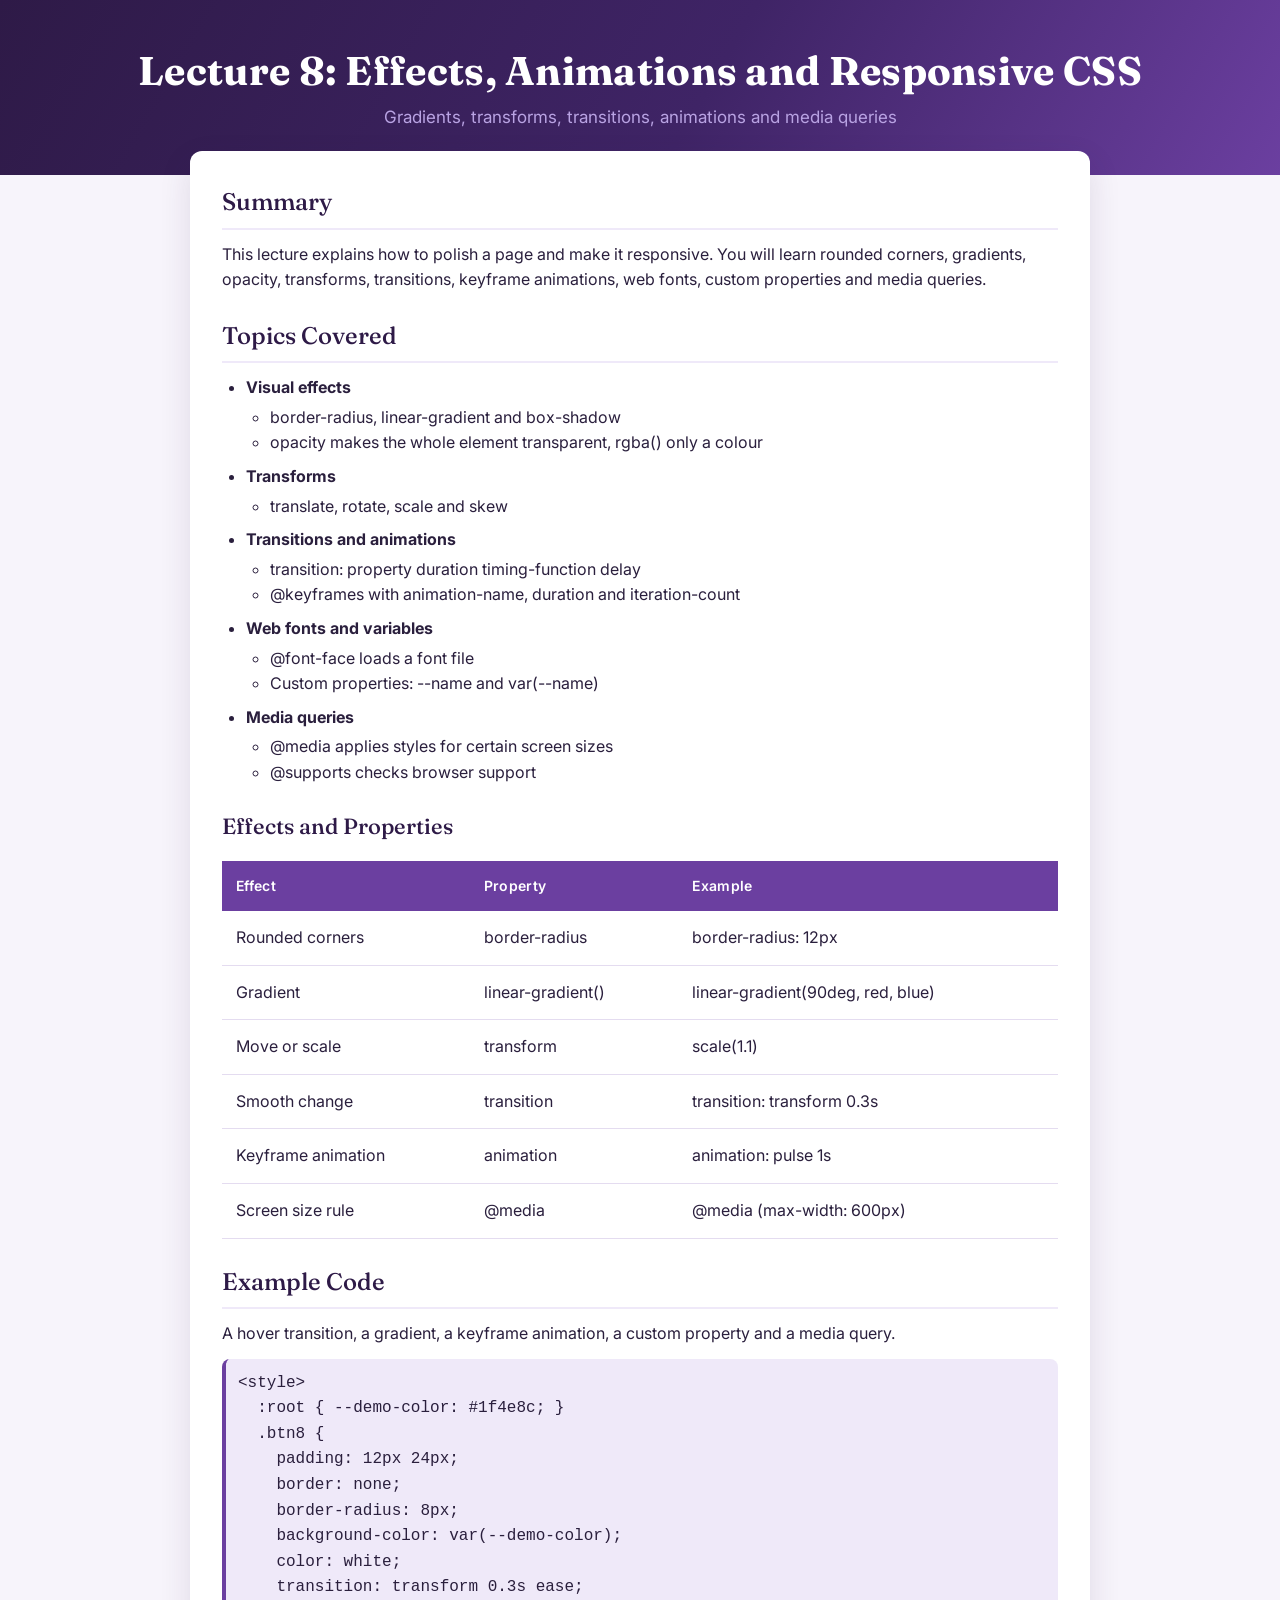
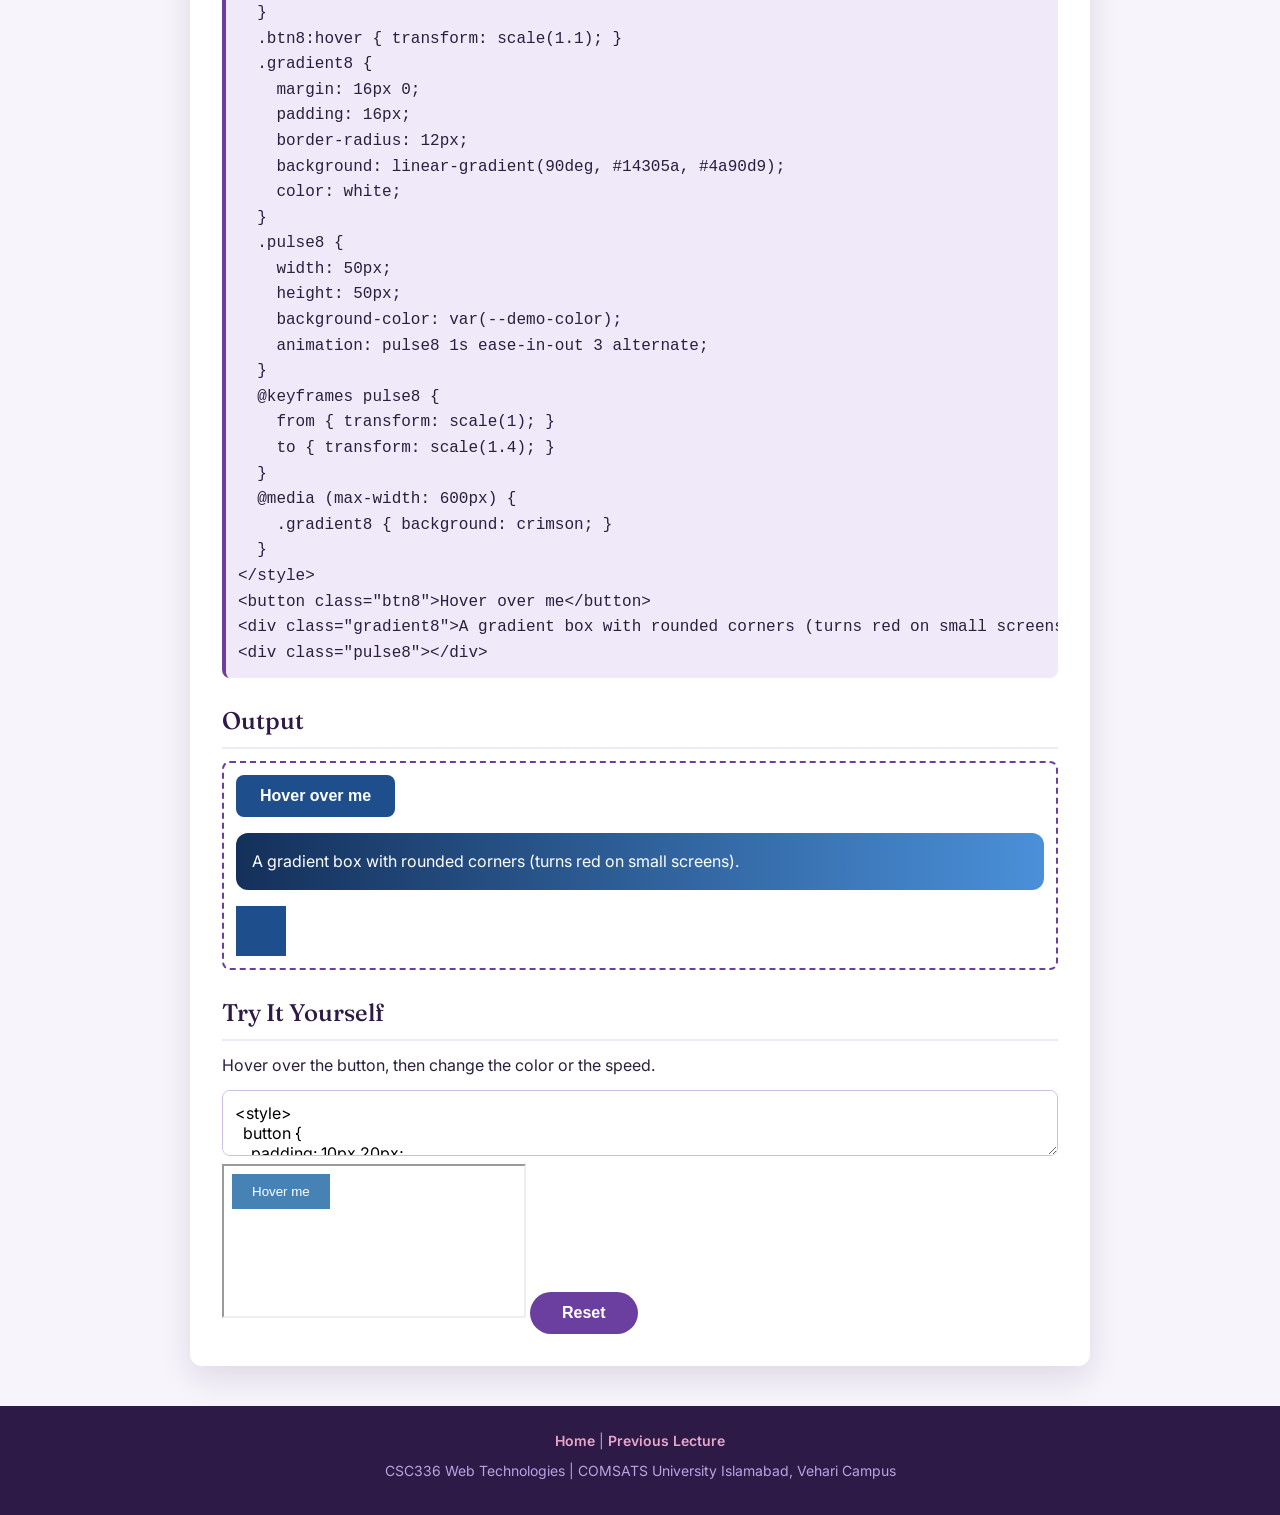
<file: lectures/lecture-08.html>
<!DOCTYPE html>
<html lang="en">

<head>
    <meta charset="UTF-8">
    <meta name="viewport" content="width=device-width, initial-scale=1.0">
    <title>Lecture 8 | Web Technologies</title>
    <link rel="stylesheet" href="../style.css">
</head>

<body>

    <header>
        <h1>Lecture 8: Effects, Animations and Responsive CSS</h1>
        <p>Gradients, transforms, transitions, animations and media queries</p>
    </header>

    <main>
        <h2>Summary</h2>
        <p>This lecture explains how to polish a page and make it responsive. You will learn rounded corners, gradients,
            opacity, transforms, transitions, keyframe animations, web fonts, custom properties and media queries.</p>

        <h2>Topics Covered</h2>
        <ul>
            <li><strong>Visual effects</strong>
                <ul>
                    <li>border-radius, linear-gradient and box-shadow</li>
                    <li>opacity makes the whole element transparent, rgba() only a colour</li>
                </ul>
            </li>
            <li><strong>Transforms</strong>
                <ul>
                    <li>translate, rotate, scale and skew</li>
                </ul>
            </li>
            <li><strong>Transitions and animations</strong>
                <ul>
                    <li>transition: property duration timing-function delay</li>
                    <li>@keyframes with animation-name, duration and iteration-count</li>
                </ul>
            </li>
            <li><strong>Web fonts and variables</strong>
                <ul>
                    <li>@font-face loads a font file</li>
                    <li>Custom properties: --name and var(--name)</li>
                </ul>
            </li>
            <li><strong>Media queries</strong>
                <ul>
                    <li>@media applies styles for certain screen sizes</li>
                    <li>@supports checks browser support</li>
                </ul>
            </li>
        </ul>

        <table>
            <caption>Effects and Properties</caption>
            <thead>
                <tr>
                    <th>Effect</th>
                    <th>Property</th>
                    <th>Example</th>
                </tr>
            </thead>
            <tbody>
                <tr>
                    <td>Rounded corners</td>
                    <td>border-radius</td>
                    <td>border-radius: 12px</td>
                </tr>
                <tr>
                    <td>Gradient</td>
                    <td>linear-gradient()</td>
                    <td>linear-gradient(90deg, red, blue)</td>
                </tr>
                <tr>
                    <td>Move or scale</td>
                    <td>transform</td>
                    <td>scale(1.1)</td>
                </tr>
                <tr>
                    <td>Smooth change</td>
                    <td>transition</td>
                    <td>transition: transform 0.3s</td>
                </tr>
                <tr>
                    <td>Keyframe animation</td>
                    <td>animation</td>
                    <td>animation: pulse 1s</td>
                </tr>
                <tr>
                    <td>Screen size rule</td>
                    <td>@media</td>
                    <td>@media (max-width: 600px)</td>
                </tr>
            </tbody>
        </table>

        <h2>Example Code</h2>
        <p>A hover transition, a gradient, a keyframe animation, a custom property and a media query.</p>
        <pre><code>&lt;style&gt;
  :root { --demo-color: #1f4e8c; }
  .btn8 {
    padding: 12px 24px;
    border: none;
    border-radius: 8px;
    background-color: var(--demo-color);
    color: white;
    transition: transform 0.3s ease;
  }
  .btn8:hover { transform: scale(1.1); }
  .gradient8 {
    margin: 16px 0;
    padding: 16px;
    border-radius: 12px;
    background: linear-gradient(90deg, #14305a, #4a90d9);
    color: white;
  }
  .pulse8 {
    width: 50px;
    height: 50px;
    background-color: var(--demo-color);
    animation: pulse8 1s ease-in-out 3 alternate;
  }
  @keyframes pulse8 {
    from { transform: scale(1); }
    to { transform: scale(1.4); }
  }
  @media (max-width: 600px) {
    .gradient8 { background: crimson; }
  }
&lt;/style&gt;
&lt;button class=&quot;btn8&quot;&gt;Hover over me&lt;/button&gt;
&lt;div class=&quot;gradient8&quot;&gt;A gradient box with rounded corners (turns red on small screens).&lt;/div&gt;
&lt;div class=&quot;pulse8&quot;&gt;&lt;/div&gt;</code></pre>

        <h2>Output</h2>
        <div class="output">
            <style>
                :root {
                    --demo-color: #1f4e8c;
                }

                .btn8 {
                    padding: 12px 24px;
                    border: none;
                    border-radius: 8px;
                    background-color: var(--demo-color);
                    color: white;
                    transition: transform 0.3s ease;
                }

                .btn8:hover {
                    transform: scale(1.1);
                }

                .gradient8 {
                    margin: 16px 0;
                    padding: 16px;
                    border-radius: 12px;
                    background: linear-gradient(90deg, #14305a, #4a90d9);
                    color: white;
                }

                .pulse8 {
                    width: 50px;
                    height: 50px;
                    background-color: var(--demo-color);
                    animation: pulse8 1s ease-in-out 3 alternate;
                }

                @keyframes pulse8 {
                    from {
                        transform: scale(1);
                    }

                    to {
                        transform: scale(1.4);
                    }
                }

                @media (max-width: 600px) {
                    .gradient8 {
                        background: crimson;
                    }
                }
            </style>
            <button class="btn8">Hover over me</button>
            <div class="gradient8">A gradient box with rounded corners (turns red on small screens).</div>
            <div class="pulse8"></div>
        </div>
        <h2>Try It Yourself</h2>
        <p>Hover over the button, then change the color or the speed.</p>
        <div class="try">
            <textarea spellcheck="false"><style>
  button {
    padding: 10px 20px;
    background: steelblue;
    color: white;
    border: 0;
    transition: background 0.5s;
  }
  button:hover { background: darkorange; }
</style>
<button>Hover me</button></textarea>
            <iframe title="Result"></iframe>
            <button type="button" data-reset>Reset</button>
        </div>
    </main>

    <footer>
        <p><a href="../index.html">Home</a> | <a href="lecture-07.html">Previous Lecture</a></p>
        <p>CSC336 Web Technologies | COMSATS University Islamabad, Vehari Campus</p>
    </footer>

    <script src="../editor.js"></script>
</body>

</html>
</file>
<file: style.css>
/* ===== 0. Fonts ===== */
@import url("https://fonts.googleapis.com/css2?family=Fraunces:opsz,wght@9..144,500;9..144,700&family=Inter:wght@400;500;600&display=swap");

/* ===== 1. Variables ===== */
:root {
    --plum: #2e1a47;
    --brand-dark: #3f2466;
    --brand: #6b3fa0;
    --blush: #e8a6c9;
    --lavender: #b9a3e3;
    --accent: #efe9f9;
    --bg: #f7f4fb;
    --text: #2a1f3d;
    --muted: #6d6480;
    --radius: 12px;
    --line: #e4dcf0;
    --line-strong: #cdbde3;
    --hover: #faf7ff;
}

/* ===== 2. Reset ===== */
* {
    box-sizing: border-box;
    margin: 0;
    padding: 0;
}

/* ===== 3. Page ===== */
body {
    font-family: "Inter", system-ui, sans-serif;
    background-color: var(--bg);
    color: var(--text);
    line-height: 1.6;
}

/* ===== 4. Header ===== */
header {
    background: linear-gradient(120deg, var(--plum) 0%, var(--brand-dark) 55%, var(--brand) 100%);
    color: #fff;
    text-align: center;
    padding: 48px 16px 44px;
}

header h1 {
    font-family: "Fraunces", Georgia, serif;
    font-weight: 700;
    font-size: 40px;
    letter-spacing: 0.3px;
    line-height: 1.15;
}

header p {
    margin-top: 10px;
    font-size: 17px;
    color: var(--lavender);
}

/* ===== 5. Main card ===== */
main {
    max-width: 900px;
    margin: -24px auto 40px;
    padding: 32px;
    background-color: #fff;
    border-radius: var(--radius);
    box-shadow: 0 12px 32px rgba(46, 26, 71, 0.12);
    position: relative;
}

/* ===== 6. Table ===== */
table {
    width: 100%;
    border-collapse: collapse;
}

caption {
    font-family: "Fraunces", Georgia, serif;
    font-size: 22px;
    font-weight: 500;
    color: var(--plum);
    padding-bottom: 16px;
    text-align: left;
}

th {
    background-color: var(--brand);
    color: #fff;
    padding: 14px;
    text-align: left;
    font-size: 14px;
    font-weight: 600;
    letter-spacing: 0.3px;
}

td {
    padding: 14px;
    border-bottom: 1px solid var(--line);
}

/* Topic cells (the ones with rowspan) */
td[rowspan] {
    background-color: var(--accent);
    color: var(--brand-dark);
    font-weight: 600;
    border-right: 3px solid var(--brand);
}

tbody tr {
    transition: background-color 0.2s ease;
}

tbody tr:hover {
    background-color: var(--hover);
}

/* Footer row of the table */
tfoot td {
    background-color: var(--plum);
    color: #fff;
    text-align: center;
    font-weight: 600;
    border-bottom: none;
}

/* ===== 7. Links ===== */
td a {
    display: inline-block;
    padding: 6px 16px;
    border: 1.5px solid var(--brand);
    border-radius: 999px;
    background-color: transparent;
    color: var(--brand);
    text-decoration: none;
    font-weight: 600;
    font-size: 14px;
    transition: background-color 0.2s ease, color 0.2s ease, transform 0.15s ease;
}

td a:hover,
td a:focus-visible {
    background-color: var(--brand);
    color: #fff;
    outline: none;
    transform: translateY(-1px);
}

/* ===== 8. Page footer ===== */
footer {
    text-align: center;
    padding: 24px 16px;
    color: var(--lavender);
    background-color: var(--plum);
    font-size: 14px;
}

/* ===== 9. Mobile ===== */
@media (max-width: 600px) {
    header h1 {
        font-size: 28px;
    }

    main {
        margin: 16px;
        padding: 16px;
        overflow-x: auto;
    }

    th,
    td {
        padding: 8px;
        font-size: 14px;
    }
}

/* ===== 10. Lecture pages ===== */
main h2 {
    font-family: "Fraunces", Georgia, serif;
    font-weight: 500;
    color: var(--plum);
    border-bottom: 2px solid var(--accent);
    padding-bottom: 6px;
    margin: 24px 0 12px;
}

main h2:first-child {
    margin-top: 0;
}

main p {
    margin-bottom: 12px;
}

main ul,
main ol {
    margin: 0 0 12px 24px;
}

main ul ul {
    margin-top: 4px;
    margin-bottom: 8px;
}

main table {
    margin-top: 24px;
}

pre {
    background-color: var(--accent);
    border-left: 4px solid var(--brand);
    border-radius: 8px;
    padding: 12px;
    overflow: auto;
}

code {
    font-family: ui-monospace, Consolas, monospace;
}

.output {
    border: 2px dashed var(--brand);
    border-radius: 8px;
    padding: 12px;
}

footer p {
    margin-bottom: 8px;
}

footer a {
    color: var(--blush);
    font-weight: 600;
    text-decoration: none;
}

footer a:hover {
    text-decoration: underline;
}

/* ===== 11. Form page ===== */
.form-row::after {
    content: "";
    display: block;
    clear: both;
}

.form-group {
    float: left;
    width: 50%;
    padding: 0 8px 16px;
}

.form-group.full {
    width: 100%;
}

label {
    display: block;
    margin-bottom: 6px;
    font-weight: 600;
    color: var(--brand-dark);
}

input,
select,
textarea {
    width: 100%;
    padding: 12px;
    border: 1px solid var(--line-strong);
    border-radius: 8px;
    font-family: inherit;
    font-size: 16px;
    background: #fff;
}

input:focus,
select:focus,
textarea:focus {
    outline: none;
    border-color: var(--brand);
    box-shadow: 0 0 0 3px var(--accent);
}

button {
    padding: 12px 32px;
    border: none;
    border-radius: 999px;
    background-color: var(--brand);
    color: #fff;
    font-size: 16px;
    font-weight: 600;
    cursor: pointer;
    transition: transform 0.2s ease, background-color 0.2s ease;
}

button:hover {
    background-color: var(--brand-dark);
    transform: translateY(-2px);
}

@media (max-width: 600px) {
    .form-group {
        float: none;
        width: 100%;
    }
}

/* ===== 12. Home page ===== */
.info-row::after {
    content: "";
    display: block;
    clear: both;
}

.info-box {
    float: left;
    width: 33.33%;
    padding: 0 8px 16px;
}

.info-card {
    background-color: var(--accent);
    border-left: 4px solid var(--brand);
    border-radius: 8px;
    padding: 12px 16px;
}

.info-card span {
    display: block;
    font-size: 13px;
    color: var(--muted);
    letter-spacing: 0.3px;
}

.info-card strong {
    color: var(--plum);
    font-size: 17px;
}

.table-box {
    border: 1px solid var(--line-strong);
    border-radius: 12px;
    overflow: hidden;
    margin-top: 12px;
}

.table-box table {
    margin-top: 0;
}

.lectures-table th {
    border-right: 1px solid rgba(255, 255, 255, 0.25);
}

.lectures-table td {
    border-right: 1px solid var(--line);
}

.lectures-table td[rowspan] {
    border-right: 3px solid var(--brand);
}

.lectures-table td:last-child,
.lectures-table th:last-child {
    border-right: none;
}

.form-link {
    margin-top: 8px;
}

.form-link a {
    display: inline-block;
    padding: 10px 24px;
    border-radius: 999px;
    background-color: var(--brand);
    color: #fff;
    text-decoration: none;
    font-weight: 600;
    transition: background-color 0.2s ease;
}

.form-link a:hover {
    background-color: var(--brand-dark);
}

@media (max-width: 600px) {
    .info-box {
        float: none;
        width: 100%;
    }
}

/* ===== 13. Lecture sidebar ===== */
.layout {
    max-width: 1150px;
    margin: 32px auto;
    padding: 0 16px;
}

.layout::after {
    content: "";
    display: block;
    clear: both;
}

.sidebar {
    float: left;
    width: 250px;
    padding: 16px;
    background-color: #fff;
    border-radius: var(--radius);
    box-shadow: 0 12px 32px rgba(46, 26, 71, 0.12);
}

.sidebar h3 {
    margin: 16px 0 6px;
    font-size: 13px;
    color: var(--brand-dark);
    letter-spacing: 0.3px;
}

.sidebar ul {
    list-style: none;
}

.sidebar a {
    display: block;
    padding: 8px 12px;
    border-left: 3px solid transparent;
    border-radius: 6px;
    color: var(--text);
    text-decoration: none;
    font-size: 15px;
}

.sidebar a:hover {
    background-color: var(--accent);
}

.sidebar a.active {
    background-color: var(--accent);
    border-left-color: var(--brand);
    color: var(--brand-dark);
    font-weight: 600;
}

.side-home a {
    font-weight: 600;
    color: var(--brand);
}

.layout main {
    max-width: none;
    margin: 0 0 0 274px;
}

@media (max-width: 800px) {
    .sidebar {
        float: none;
        width: 100%;
        margin-bottom: 16px;
    }

    .layout main {
        margin-left: 0;
    }
}

.table-box caption {
    text-align: center;
    padding: 16px;
}
</file>
